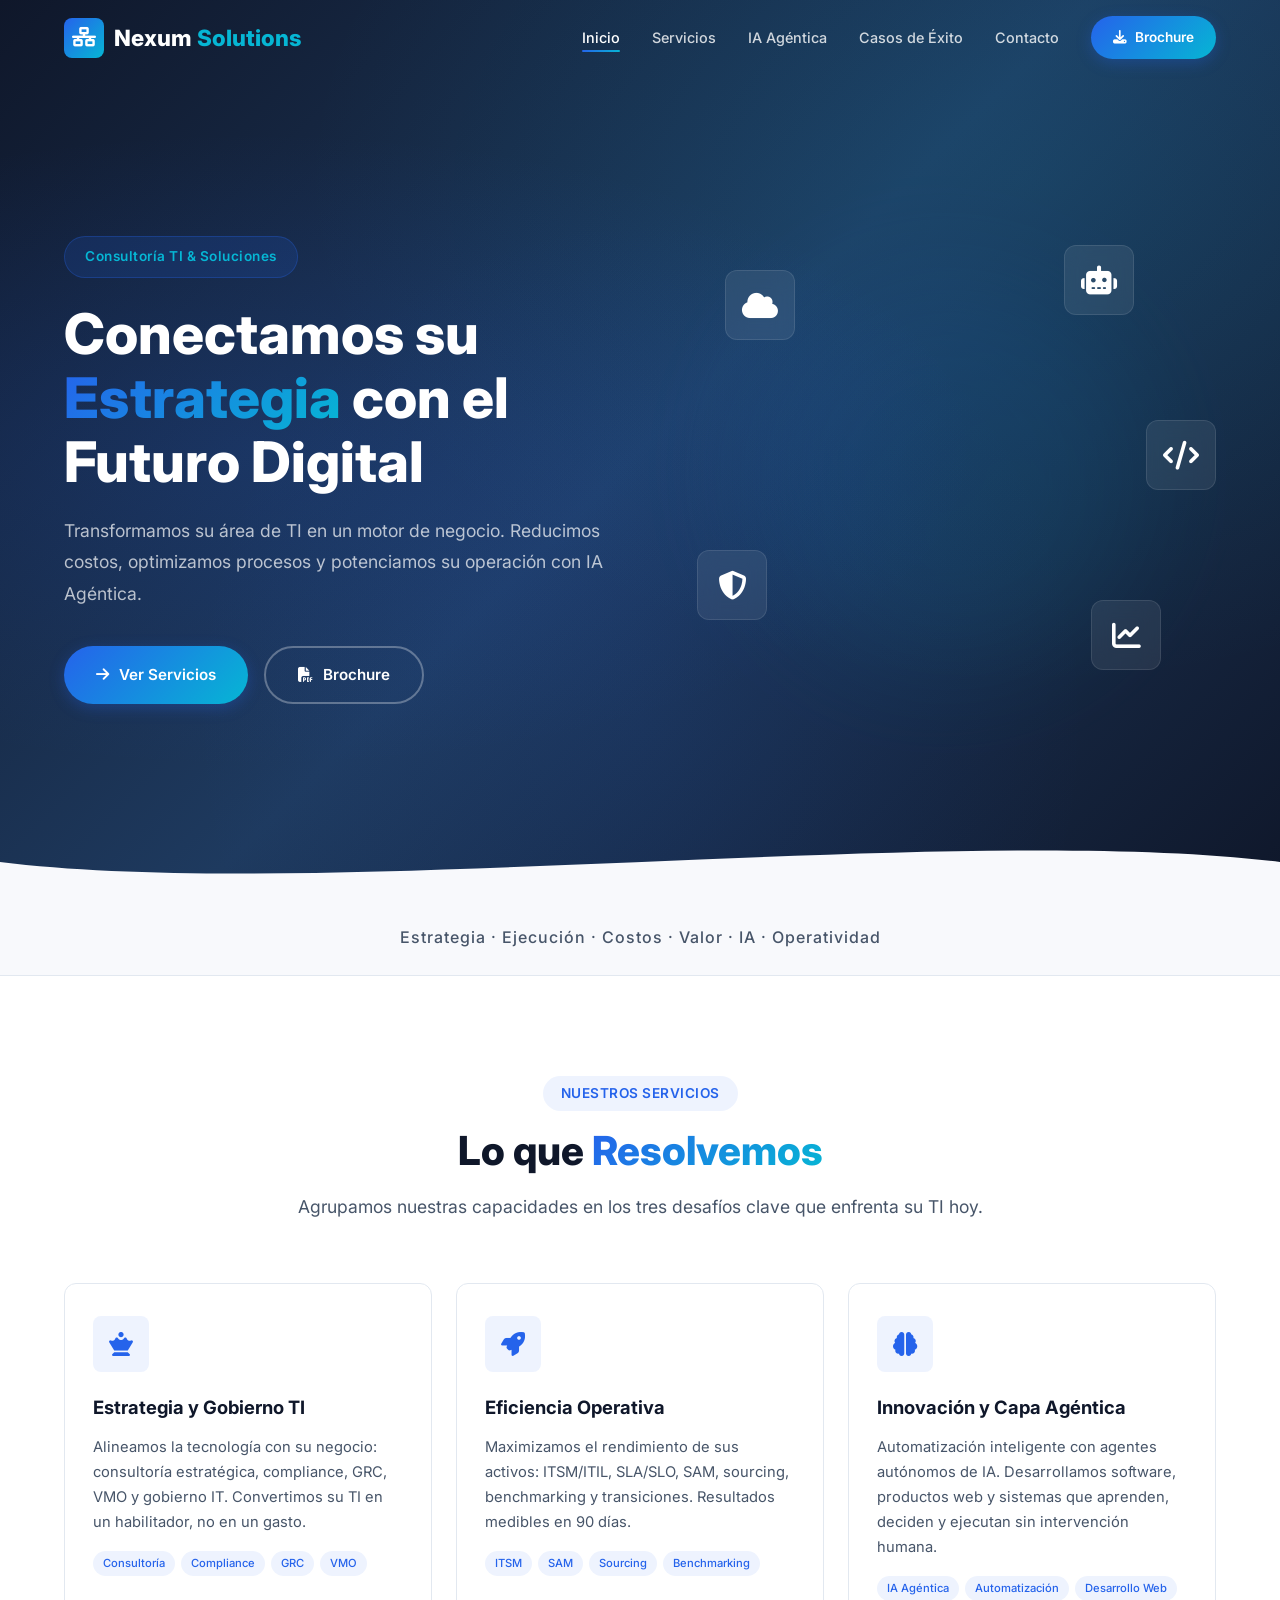
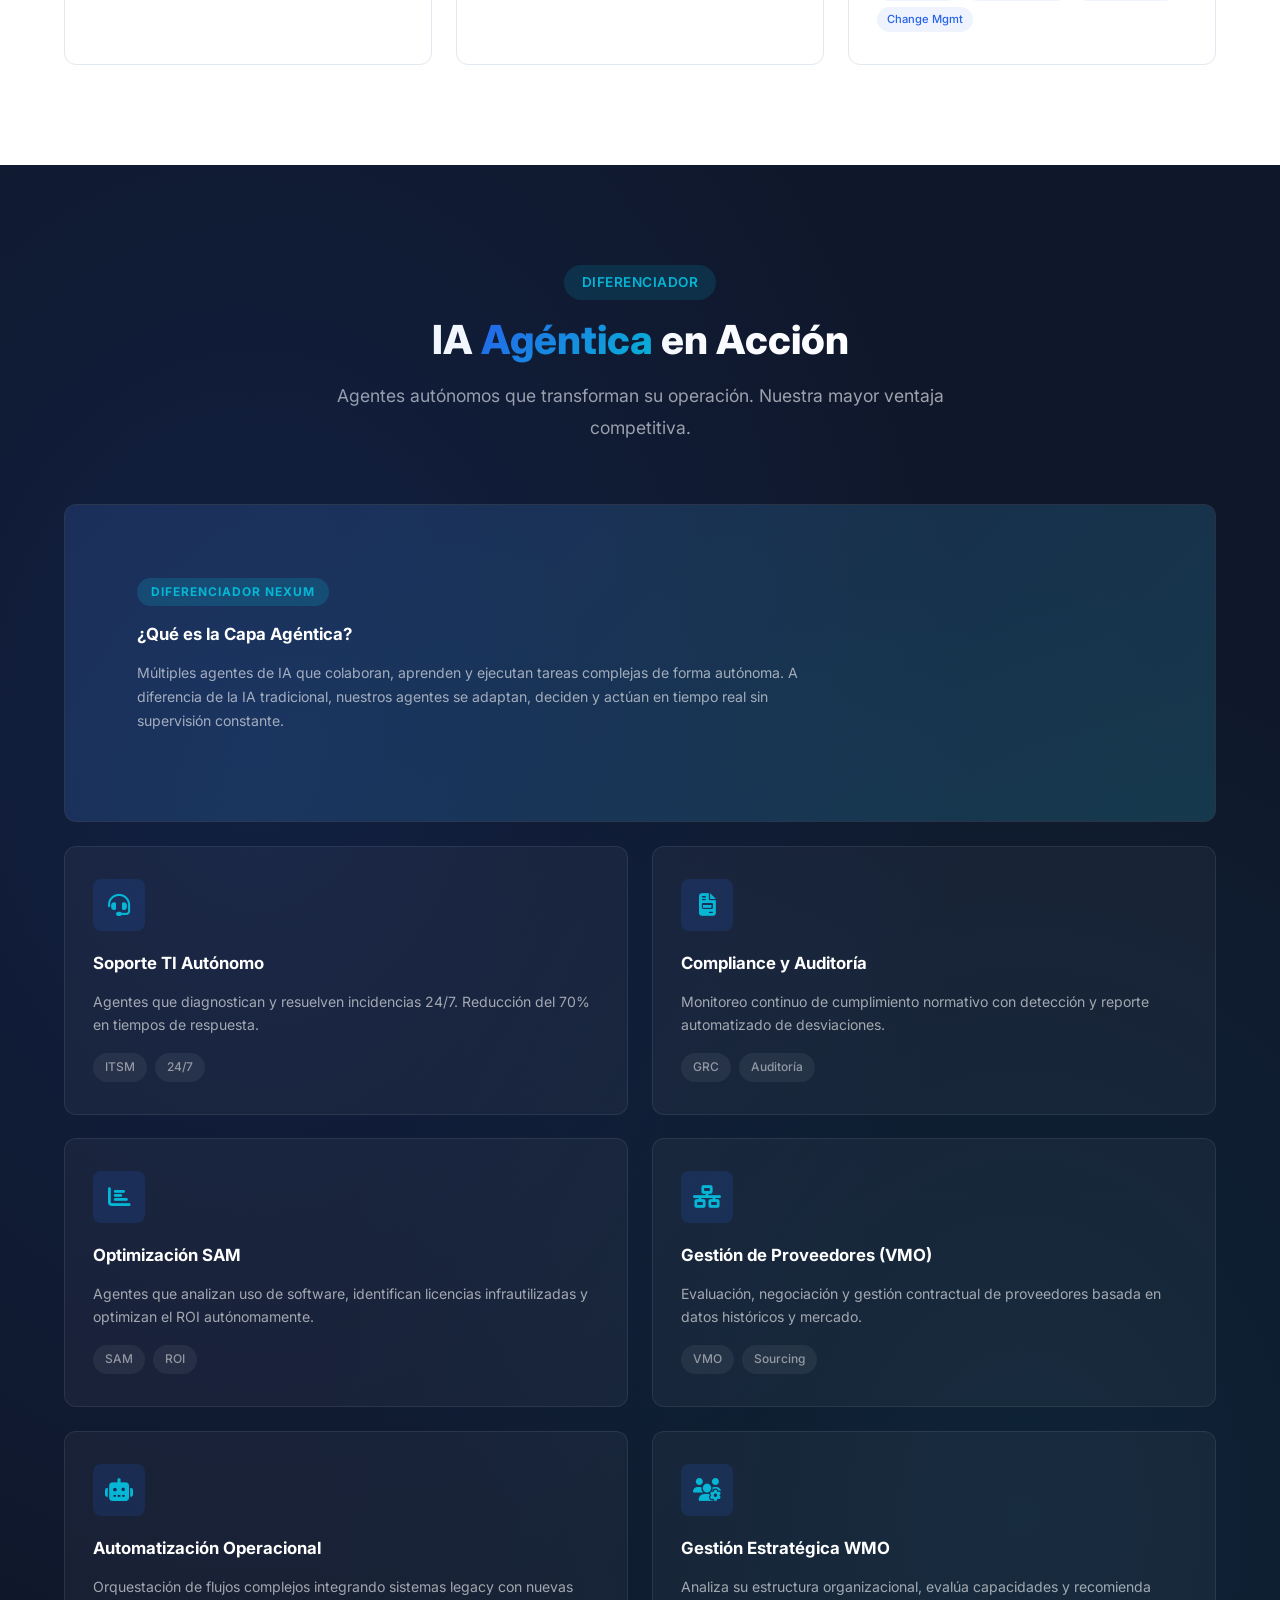
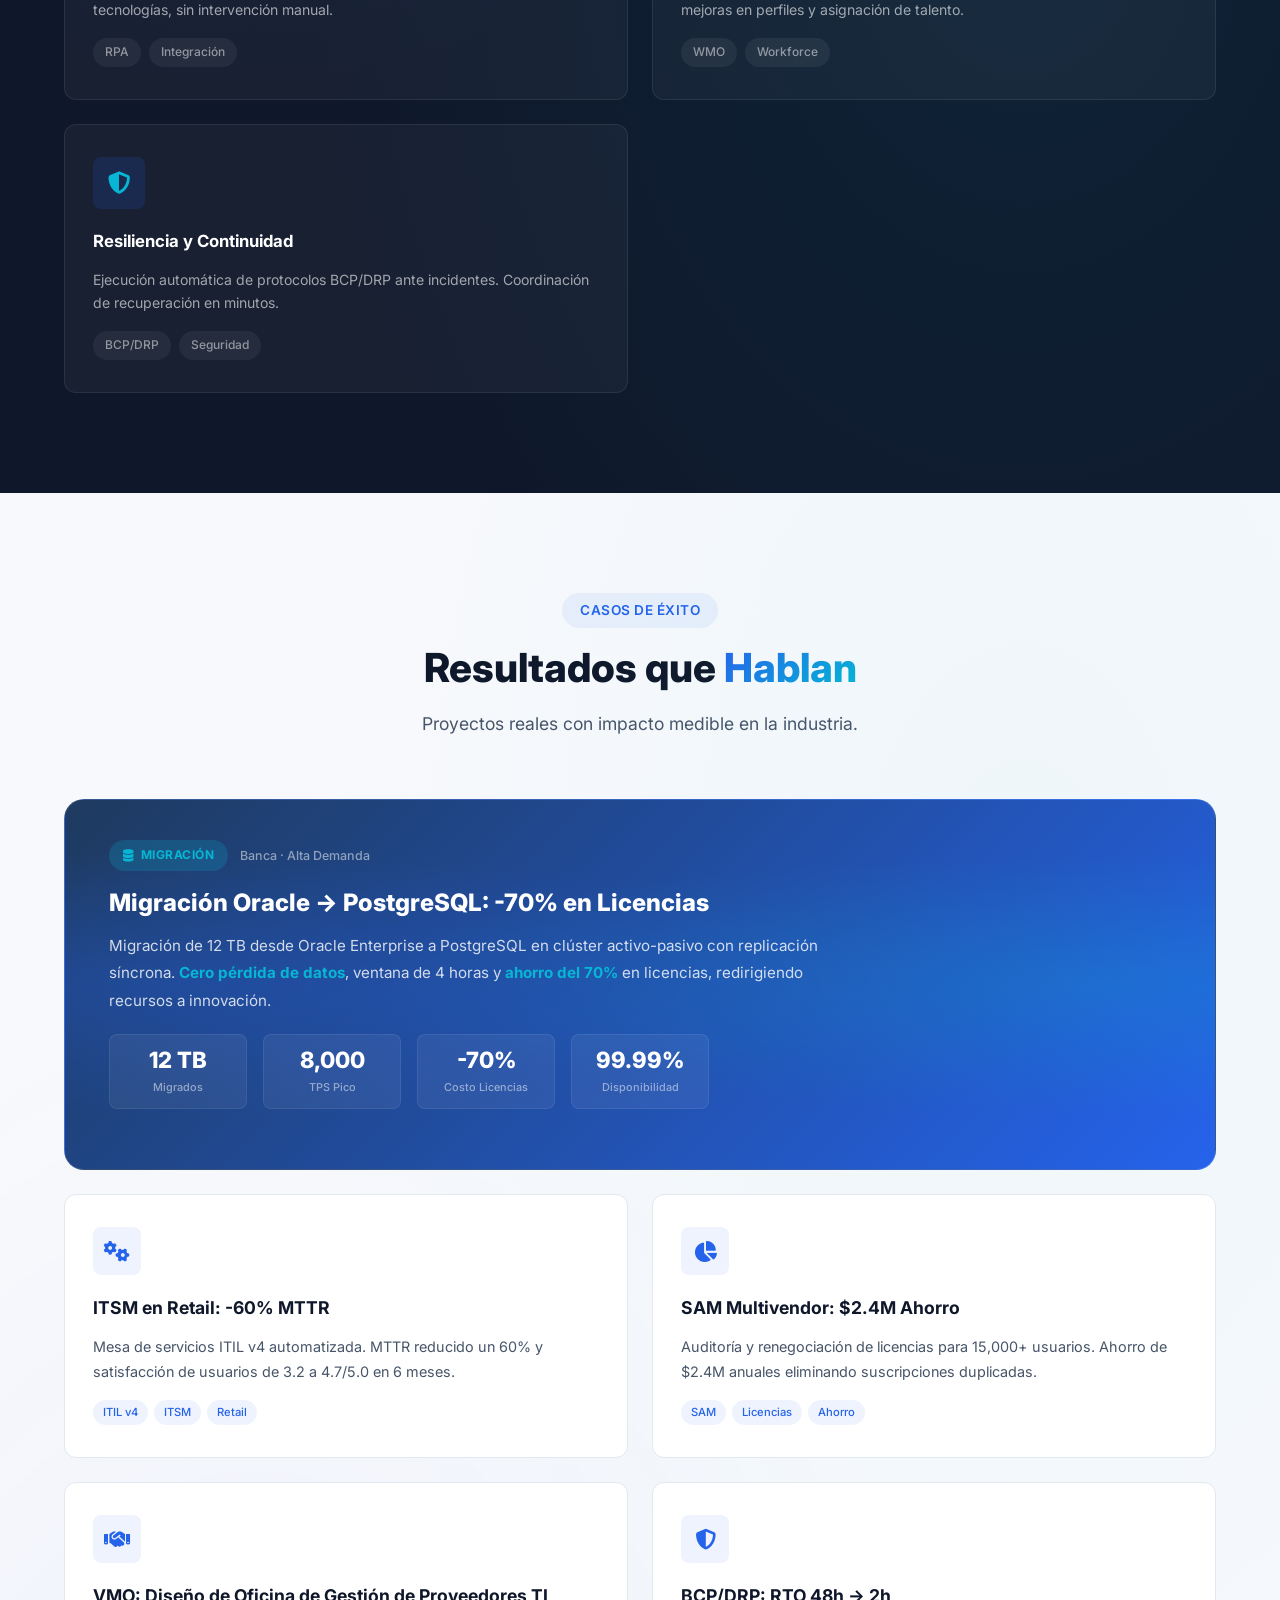
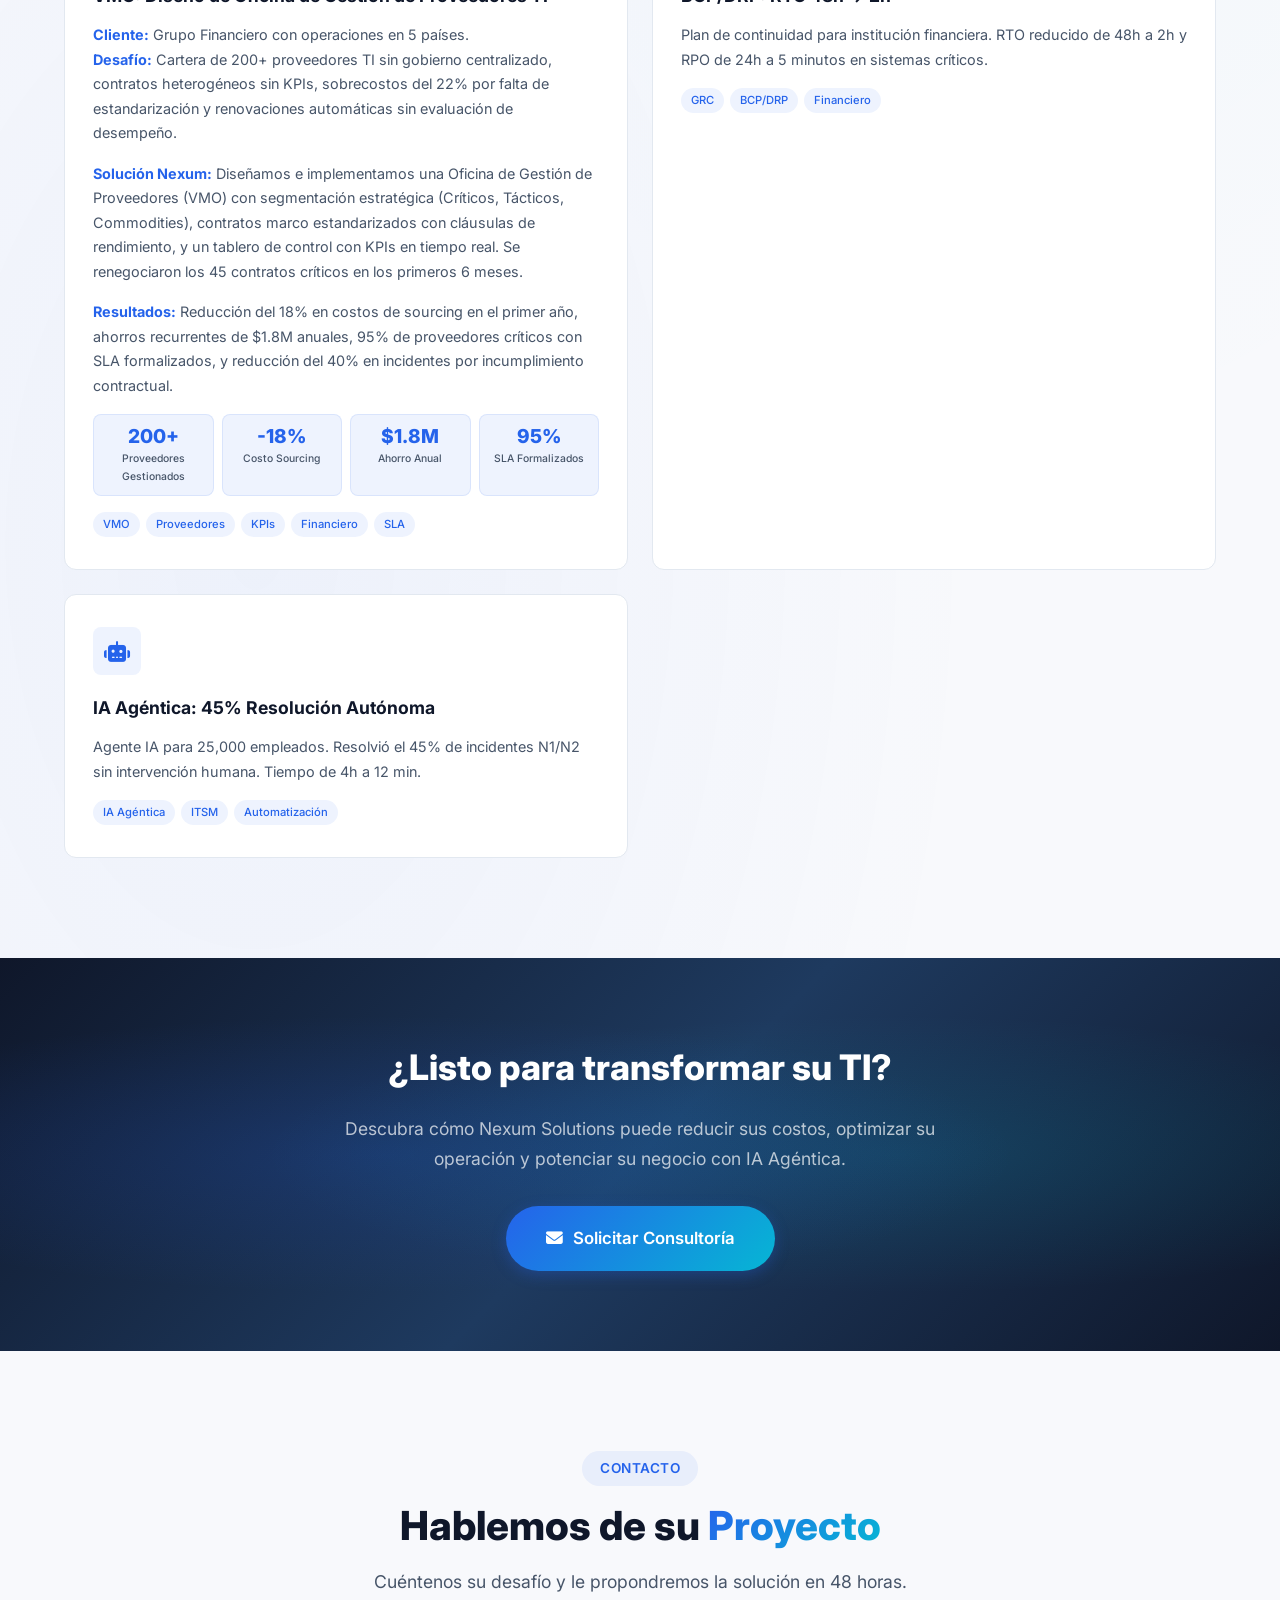
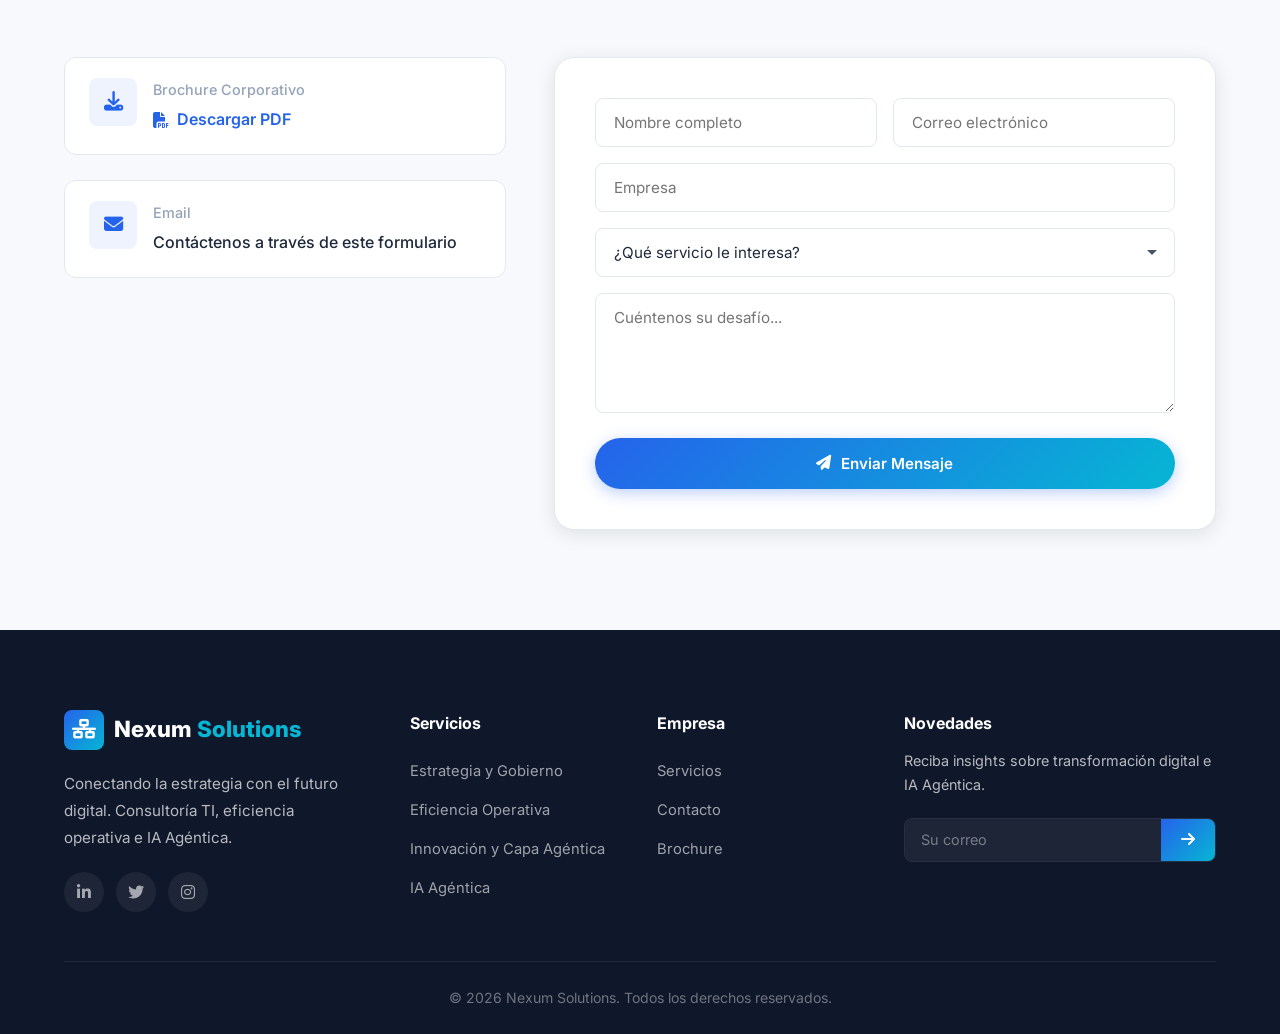
<file: index.html>
<!DOCTYPE html>
<html lang="es">
<head>
    <meta charset="UTF-8">
    <meta name="viewport" content="width=device-width, initial-scale=1.0">
    <title>Nexum Solutions - Consultoría TI & Soluciones</title>
    <meta name="description" content="Nexum Solutions - Conectamos la estrategia con el futuro digital. Consultoría TI, Gobierno IT, Eficiencia Operativa, IA Agéntica.">
    <link rel="preconnect" href="https://fonts.googleapis.com">
    <link href="https://fonts.googleapis.com/css2?family=Inter:wght@300;400;500;600;700;800&display=swap" rel="stylesheet">
    <link rel="stylesheet" href="https://cdnjs.cloudflare.com/ajax/libs/font-awesome/6.5.1/css/all.min.css">
    <link rel="stylesheet" href="styles.css">
</head>
<body>
    <!-- NAVBAR -->
    <nav class="navbar" id="navbar">
        <div class="container nav-container">
            <a href="#" class="logo">
                <span class="logo-icon"><i class="fas fa-network-wired"></i></span>
                <span class="logo-text">Nexum <span class="logo-highlight">Solutions</span></span>
            </a>
            <div class="nav-toggle" id="navToggle">
                <span></span><span></span><span></span>
            </div>
            <ul class="nav-menu" id="navMenu">
                <li><a href="#inicio" class="nav-link active">Inicio</a></li>
                <li><a href="#servicios" class="nav-link">Servicios</a></li>
                <li><a href="#ia-agentica" class="nav-link">IA Agéntica</a></li>
                <li><a href="#casos-exito" class="nav-link">Casos de Éxito</a></li>
                <li><a href="#contacto" class="nav-link">Contacto</a></li>
                <li><a href="#" class="btn-nav" id="downloadBtn"><i class="fas fa-download"></i> Brochure</a></li>
            </ul>
        </div>
    </nav>

    <!-- HERO -->
    <section class="hero" id="inicio">
        <div class="hero-bg"></div>
        <div class="container hero-container">
            <div class="hero-content">
                <span class="hero-badge">Consultoría TI & Soluciones</span>
                <h1 class="hero-title">Conectamos su <span class="gradient-text">Estrategia</span> con el Futuro Digital</h1>
                <p class="hero-subtitle">Transformamos su área de TI en un motor de negocio. Reducimos costos, optimizamos procesos y potenciamos su operación con IA Agéntica.</p>
                <div class="hero-buttons">
                    <a href="#servicios" class="btn btn-primary"><i class="fas fa-arrow-right"></i> Ver Servicios</a>
                    <a href="#" class="btn btn-outline" id="downloadBtn2"><i class="fas fa-file-pdf"></i> Brochure</a>
                </div>
            </div>
            <div class="hero-visual">
                <div class="hero-shape"></div>
                <div class="floating-card card-1"><i class="fas fa-cloud"></i></div>
                <div class="floating-card card-2"><i class="fas fa-robot"></i></div>
                <div class="floating-card card-3"><i class="fas fa-shield-halved"></i></div>
                <div class="floating-card card-4"><i class="fas fa-chart-line"></i></div>
                <div class="floating-card card-5"><i class="fas fa-code"></i></div>
            </div>
        </div>
        <div class="hero-wave">
            <svg viewBox="0 0 1440 100" preserveAspectRatio="none">
                <path d="M0,50 C360,100 1080,0 1440,50 L1440,100 L0,100 Z"></path>
            </svg>
        </div>
    </section>

    <!-- TRUST BAR -->
    <section class="trust-bar">
        <div class="container">
            <p class="trust-text">Estrategia · Ejecución · Costos · Valor · IA · Operatividad</p>
        </div>
    </section>

    <!-- SERVICIOS - RESUMIDO -->
    <section class="servicios" id="servicios">
        <div class="container">
            <div class="section-header">
                <span class="section-tag">Nuestros Servicios</span>
                <h2 class="section-title">Lo que <span class="gradient-text">Resolvemos</span></h2>
                <p class="section-desc">Agrupamos nuestras capacidades en los tres desafíos clave que enfrenta su TI hoy.</p>
            </div>

            <div class="servicios-grid">
                <!-- I. Estrategia y Gobierno -->
                <div class="servicio-card" data-delay="0">
                    <div class="card-icon"><i class="fas fa-chess-queen"></i></div>
                    <h3>Estrategia y Gobierno TI</h3>
                    <p>Alineamos la tecnología con su negocio: consultoría estratégica, compliance, GRC, VMO y gobierno IT. Convertimos su TI en un habilitador, no en un gasto.</p>
                    <div class="card-tags">
                        <span>Consultoría</span>
                        <span>Compliance</span>
                        <span>GRC</span>
                        <span>VMO</span>
                    </div>
                </div>

                <!-- II. Eficiencia Operativa -->
                <div class="servicio-card" data-delay="1">
                    <div class="card-icon"><i class="fas fa-rocket"></i></div>
                    <h3>Eficiencia Operativa</h3>
                    <p>Maximizamos el rendimiento de sus activos: ITSM/ITIL, SLA/SLO, SAM, sourcing, benchmarking y transiciones. Resultados medibles en 90 días.</p>
                    <div class="card-tags">
                        <span>ITSM</span>
                        <span>SAM</span>
                        <span>Sourcing</span>
                        <span>Benchmarking</span>
                    </div>
                </div>

                <!-- III. Innovación y Capa Agéntica -->
                <div class="servicio-card" data-delay="2">
                    <div class="card-icon"><i class="fas fa-brain"></i></div>
                    <h3>Innovación y Capa Agéntica</h3>
                    <p>Automatización inteligente con agentes autónomos de IA. Desarrollamos software, productos web y sistemas que aprenden, deciden y ejecutan sin intervención humana.</p>
                    <div class="card-tags">
                        <span>IA Agéntica</span>
                        <span>Automatización</span>
                        <span>Desarrollo Web</span>
                        <span>Change Mgmt</span>
                    </div>
                </div>
            </div>
        </div>
    </section>

    <!-- IA AGÉNTICA - RESUMIDO -->
    <section class="ia-agentica" id="ia-agentica">
        <div class="container">
            <div class="section-header">
                <span class="section-tag">Diferenciador</span>
                <h2 class="section-title">IA <span class="gradient-text">Agéntica</span> en Acción</h2>
                <p class="section-desc">Agentes autónomos que transforman su operación. Nuestra mayor ventaja competitiva.</p>
            </div>

            <div class="ia-grid">
                <div class="ia-card ia-card-main">
                    <div class="ia-card-bg"></div>
                    <div class="ia-card-content">
                        <span class="ia-badge">Diferenciador Nexum</span>
                        <h3>¿Qué es la Capa Agéntica?</h3>
                        <p>Múltiples agentes de IA que colaboran, aprenden y ejecutan tareas complejas de forma autónoma. A diferencia de la IA tradicional, nuestros agentes se adaptan, deciden y actúan en tiempo real sin supervisión constante.</p>
                    </div>
                </div>

                <div class="ia-card">
                    <div class="ia-icon"><i class="fas fa-headset"></i></div>
                    <h3>Soporte TI Autónomo</h3>
                    <p>Agentes que diagnostican y resuelven incidencias 24/7. Reducción del 70% en tiempos de respuesta.</p>
                    <div class="ia-tags"><span>ITSM</span><span>24/7</span></div>
                </div>

                <div class="ia-card">
                    <div class="ia-icon"><i class="fas fa-file-invoice"></i></div>
                    <h3>Compliance y Auditoría</h3>
                    <p>Monitoreo continuo de cumplimiento normativo con detección y reporte automatizado de desviaciones.</p>
                    <div class="ia-tags"><span>GRC</span><span>Auditoría</span></div>
                </div>

                <div class="ia-card">
                    <div class="ia-icon"><i class="fas fa-chart-bar"></i></div>
                    <h3>Optimización SAM</h3>
                    <p>Agentes que analizan uso de software, identifican licencias infrautilizadas y optimizan el ROI autónomamente.</p>
                    <div class="ia-tags"><span>SAM</span><span>ROI</span></div>
                </div>

                <div class="ia-card">
                    <div class="ia-icon"><i class="fas fa-network-wired"></i></div>
                    <h3>Gestión de Proveedores (VMO)</h3>
                    <p>Evaluación, negociación y gestión contractual de proveedores basada en datos históricos y mercado.</p>
                    <div class="ia-tags"><span>VMO</span><span>Sourcing</span></div>
                </div>

                <div class="ia-card">
                    <div class="ia-icon"><i class="fas fa-robot"></i></div>
                    <h3>Automatización Operacional</h3>
                    <p>Orquestación de flujos complejos integrando sistemas legacy con nuevas tecnologías, sin intervención manual.</p>
                    <div class="ia-tags"><span>RPA</span><span>Integración</span></div>
                </div>

                <div class="ia-card">
                    <div class="ia-icon"><i class="fas fa-users-cog"></i></div>
                    <h3>Gestión Estratégica WMO</h3>
                    <p>Analiza su estructura organizacional, evalúa capacidades y recomienda mejoras en perfiles y asignación de talento.</p>
                    <div class="ia-tags"><span>WMO</span><span>Workforce</span></div>
                </div>

                <div class="ia-card">
                    <div class="ia-icon"><i class="fas fa-shield-alt"></i></div>
                    <h3>Resiliencia y Continuidad</h3>
                    <p>Ejecución automática de protocolos BCP/DRP ante incidentes. Coordinación de recuperación en minutos.</p>
                    <div class="ia-tags"><span>BCP/DRP</span><span>Seguridad</span></div>
                </div>
            </div>
        </div>
    </section>

    <!-- CASOS DE ÉXITO - RESUMIDO -->
    <section class="casos-exito" id="casos-exito">
        <div class="container">
            <div class="section-header">
                <span class="section-tag">Casos de Éxito</span>
                <h2 class="section-title">Resultados que <span class="gradient-text">Hablan</span></h2>
                <p class="section-desc">Proyectos reales con impacto medible en la industria.</p>
            </div>

            <div class="casos-grid">
                <!-- Featured: Oracle → PostgreSQL -->
                <div class="caso-card caso-featured" data-delay="0">
                    <div class="caso-card-bg"></div>
                    <div class="caso-content">
                        <div class="caso-header">
                            <span class="caso-badge caso-badge-migration"><i class="fas fa-database"></i> Migración</span>
                            <span class="caso-industry">Banca · Alta Demanda</span>
                        </div>
                        <h3>Migración Oracle → PostgreSQL: -70% en Licencias</h3>
                        <p class="caso-desc">Migración de 12 TB desde Oracle Enterprise a PostgreSQL en clúster activo-pasivo con replicación síncrona. <strong>Cero pérdida de datos</strong>, ventana de 4 horas y <strong>ahorro del 70%</strong> en licencias, redirigiendo recursos a innovación.</p>
                        <div class="caso-metrics">
                            <div class="caso-metric">
                                <span class="caso-metric-value">12 TB</span>
                                <span class="caso-metric-label">Migrados</span>
                            </div>
                            <div class="caso-metric">
                                <span class="caso-metric-value">8,000</span>
                                <span class="caso-metric-label">TPS Pico</span>
                            </div>
                            <div class="caso-metric">
                                <span class="caso-metric-value">-70%</span>
                                <span class="caso-metric-label">Costo Licencias</span>
                            </div>
                            <div class="caso-metric">
                                <span class="caso-metric-value">99.99%</span>
                                <span class="caso-metric-label">Disponibilidad</span>
                            </div>
                        </div>
                    </div>
                </div>

                <div class="caso-card" data-delay="1">
                    <div class="caso-icon-wrapper"><i class="fas fa-cogs"></i></div>
                    <h3>ITSM en Retail: -60% MTTR</h3>
                    <p>Mesa de servicios ITIL v4 automatizada. MTTR reducido un 60% y satisfacción de usuarios de 3.2 a 4.7/5.0 en 6 meses.</p>
                    <div class="caso-tags"><span>ITIL v4</span><span>ITSM</span><span>Retail</span></div>
                </div>

                <div class="caso-card" data-delay="2">
                    <div class="caso-icon-wrapper"><i class="fas fa-chart-pie"></i></div>
                    <h3>SAM Multivendor: $2.4M Ahorro</h3>
                    <p>Auditoría y renegociación de licencias para 15,000+ usuarios. Ahorro de $2.4M anuales eliminando suscripciones duplicadas.</p>
                    <div class="caso-tags"><span>SAM</span><span>Licencias</span><span>Ahorro</span></div>
                </div>

                <div class="caso-card caso-card-vmo" data-delay="3">
                    <div class="caso-icon-wrapper"><i class="fas fa-handshake"></i></div>
                    <h3>VMO: Diseño de Oficina de Gestión de Proveedores TI</h3>
                    <p><strong>Cliente:</strong> Grupo Financiero con operaciones en 5 países.<br>
                    <strong>Desafío:</strong> Cartera de 200+ proveedores TI sin gobierno centralizado, contratos heterogéneos sin KPIs, sobrecostos del 22% por falta de estandarización y renovaciones automáticas sin evaluación de desempeño.</p>
                    <p><strong>Solución Nexum:</strong> Diseñamos e implementamos una Oficina de Gestión de Proveedores (VMO) con segmentación estratégica (Críticos, Tácticos, Commodities), contratos marco estandarizados con cláusulas de rendimiento, y un tablero de control con KPIs en tiempo real. Se renegociaron los 45 contratos críticos en los primeros 6 meses.</p>
                    <p><strong>Resultados:</strong> Reducción del 18% en costos de sourcing en el primer año, ahorros recurrentes de $1.8M anuales, 95% de proveedores críticos con SLA formalizados, y reducción del 40% en incidentes por incumplimiento contractual.</p>
                    <div class="caso-metrics-vmo">
                        <div class="caso-metric-vmo">
                            <span class="caso-metric-value">200+</span>
                            <span class="caso-metric-label">Proveedores Gestionados</span>
                        </div>
                        <div class="caso-metric-vmo">
                            <span class="caso-metric-value">-18%</span>
                            <span class="caso-metric-label">Costo Sourcing</span>
                        </div>
                        <div class="caso-metric-vmo">
                            <span class="caso-metric-value">$1.8M</span>
                            <span class="caso-metric-label">Ahorro Anual</span>
                        </div>
                        <div class="caso-metric-vmo">
                            <span class="caso-metric-value">95%</span>
                            <span class="caso-metric-label">SLA Formalizados</span>
                        </div>
                    </div>
                    <div class="caso-tags"><span>VMO</span><span>Proveedores</span><span>KPIs</span><span>Financiero</span><span>SLA</span></div>
                </div>

                <div class="caso-card" data-delay="4">
                    <div class="caso-icon-wrapper"><i class="fas fa-shield-alt"></i></div>
                    <h3>BCP/DRP: RTO 48h → 2h</h3>
                    <p>Plan de continuidad para institución financiera. RTO reducido de 48h a 2h y RPO de 24h a 5 minutos en sistemas críticos.</p>
                    <div class="caso-tags"><span>GRC</span><span>BCP/DRP</span><span>Financiero</span></div>
                </div>

                <div class="caso-card" data-delay="5">
                    <div class="caso-icon-wrapper"><i class="fas fa-robot"></i></div>
                    <h3>IA Agéntica: 45% Resolución Autónoma</h3>
                    <p>Agente IA para 25,000 empleados. Resolvió el 45% de incidentes N1/N2 sin intervención humana. Tiempo de 4h a 12 min.</p>
                    <div class="caso-tags"><span>IA Agéntica</span><span>ITSM</span><span>Automatización</span></div>
                </div>
            </div>
        </div>
    </section>

    <!-- CTA -->
    <section class="cta">
        <div class="container">
            <div class="cta-content">
                <h2>¿Listo para transformar su TI?</h2>
                <p>Descubra cómo Nexum Solutions puede reducir sus costos, optimizar su operación y potenciar su negocio con IA Agéntica.</p>
                <a href="#contacto" class="btn btn-primary btn-large"><i class="fas fa-envelope"></i> Solicitar Consultoría</a>
            </div>
        </div>
    </section>

    <!-- CONTACTO -->
    <section class="contacto" id="contacto">
        <div class="container">
            <div class="section-header">
                <span class="section-tag">Contacto</span>
                <h2 class="section-title">Hablemos de su <span class="gradient-text">Proyecto</span></h2>
                <p class="section-desc">Cuéntenos su desafío y le propondremos la solución en 48 horas.</p>
            </div>

            <div class="contacto-grid">
                <div class="contacto-info">
                    <div class="contact-item">
                        <div class="contact-icon"><i class="fas fa-download"></i></div>
                        <div>
                            <h4>Brochure Corporativo</h4>
                            <a href="#" class="download-link" id="downloadBtn3"><i class="fas fa-file-pdf"></i> Descargar PDF</a>
                        </div>
                    </div>
                    <div class="contact-item">
                        <div class="contact-icon"><i class="fas fa-envelope"></i></div>
                        <div>
                            <h4>Email</h4>
                            <p>Contáctenos a través de este formulario</p>
                        </div>
                    </div>
                </div>

                <form class="contacto-form" id="contactForm">
                    <div class="form-row">
                        <div class="form-group">
                            <input type="text" id="name" placeholder="Nombre completo" required>
                        </div>
                        <div class="form-group">
                            <input type="email" id="email" placeholder="Correo electrónico" required>
                        </div>
                    </div>
                    <div class="form-group">
                        <input type="text" id="company" placeholder="Empresa">
                    </div>
                    <div class="form-group">
                        <select id="service">
                            <option value="">¿Qué servicio le interesa?</option>
                            <option>Estrategia y Gobierno TI</option>
                            <option>Eficiencia Operativa</option>
                            <option>Innovación y Capa Agéntica</option>
                            <option>Otro</option>
                        </select>
                    </div>
                    <div class="form-group">
                        <textarea id="message" rows="4" placeholder="Cuéntenos su desafío..." required></textarea>
                    </div>
                    <button type="submit" class="btn btn-primary btn-full"><i class="fas fa-paper-plane"></i> Enviar Mensaje</button>
                </form>
            </div>
        </div>
    </section>

    <!-- FOOTER -->
    <footer class="footer">
        <div class="container">
            <div class="footer-grid">
                <div class="footer-brand">
                    <a href="#" class="logo">
                        <span class="logo-icon"><i class="fas fa-network-wired"></i></span>
                        <span class="logo-text">Nexum <span class="logo-highlight">Solutions</span></span>
                    </a>
                    <p>Conectando la estrategia con el futuro digital. Consultoría TI, eficiencia operativa e IA Agéntica.</p>
                    <div class="social-links">
                        <a href="#" aria-label="LinkedIn"><i class="fab fa-linkedin-in"></i></a>
                        <a href="#" aria-label="Twitter"><i class="fab fa-twitter"></i></a>
                        <a href="#" aria-label="Instagram"><i class="fab fa-instagram"></i></a>
                    </div>
                </div>
                <div class="footer-links">
                    <h4>Servicios</h4>
                    <ul>
                        <li><a href="#servicios">Estrategia y Gobierno</a></li>
                        <li><a href="#servicios">Eficiencia Operativa</a></li>
                        <li><a href="#servicios">Innovación y Capa Agéntica</a></li>
                        <li><a href="#ia-agentica">IA Agéntica</a></li>
                    </ul>
                </div>
                <div class="footer-links">
                    <h4>Empresa</h4>
                    <ul>
                        <li><a href="#servicios">Servicios</a></li>
                        <li><a href="#contacto">Contacto</a></li>
                        <li><a href="#" id="downloadBtn4">Brochure</a></li>
                    </ul>
                </div>
                <div class="footer-newsletter">
                    <h4>Novedades</h4>
                    <p>Reciba insights sobre transformación digital e IA Agéntica.</p>
                    <form class="newsletter-form">
                        <input type="email" placeholder="Su correo">
                        <button type="submit"><i class="fas fa-arrow-right"></i></button>
                    </form>
                </div>
            </div>
            <div class="footer-bottom">
                <p>&copy; 2026 Nexum Solutions. Todos los derechos reservados.</p>
            </div>
        </div>
    </footer>

    <!-- BACK TO TOP -->
    <a href="#" class="back-to-top" id="backToTop"><i class="fas fa-chevron-up"></i></a>

    <script src="script.js"></script>
</body>
</html>
</file>
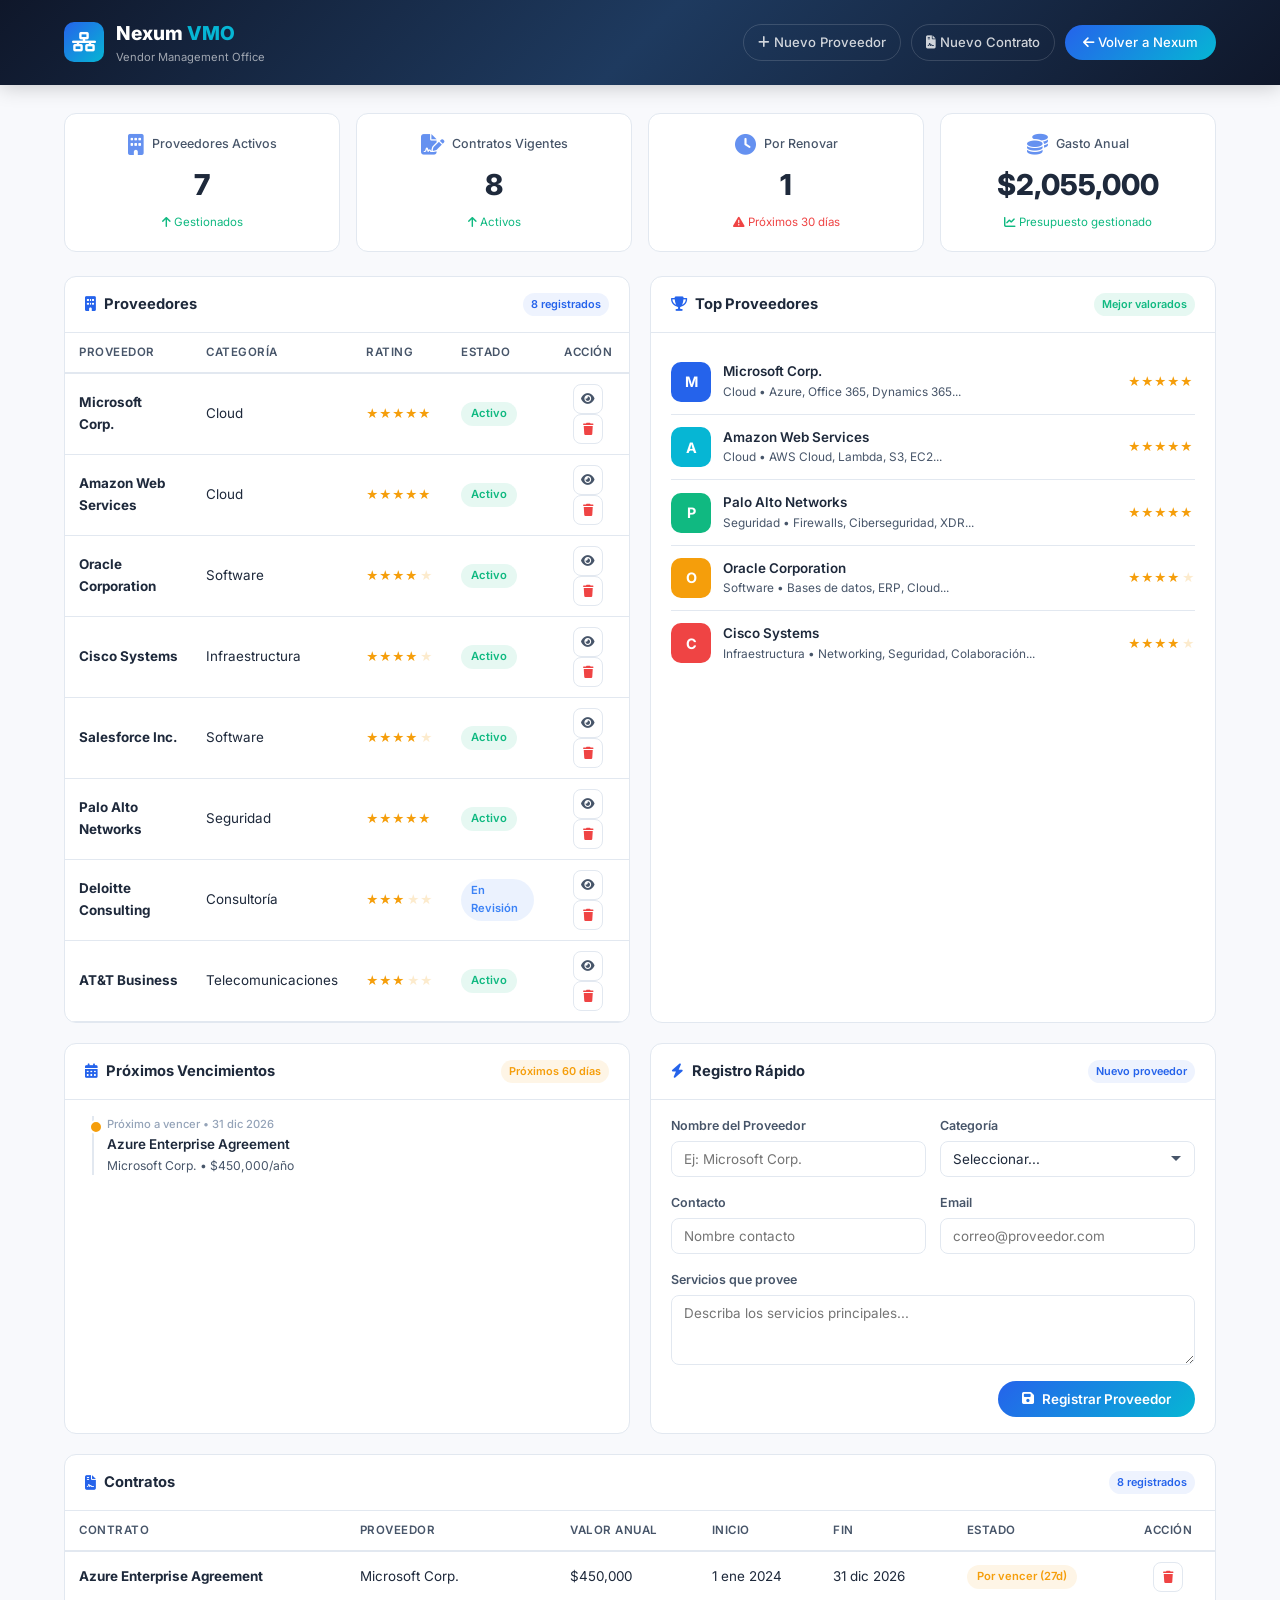
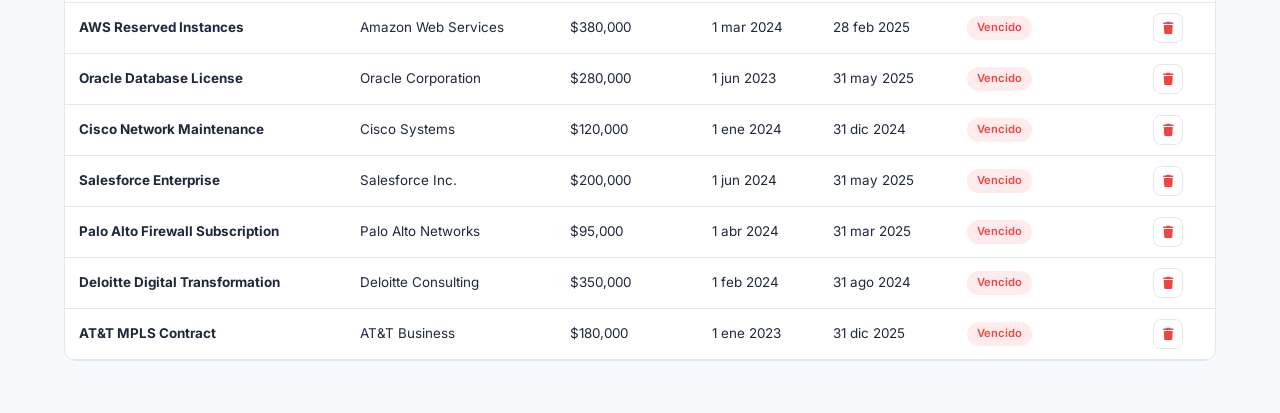
<file: vmo.html>
<!DOCTYPE html>
<html lang="es">
<head>
    <meta charset="UTF-8">
    <meta name="viewport" content="width=device-width, initial-scale=1.0">
    <title>Nexum VMO - Vendor Management Office</title>
    <meta name="description" content="Plataforma VMO de Nexum Solutions - Gestión Estratégica de Proveedores TI">
    <link rel="preconnect" href="https://fonts.googleapis.com">
    <link href="https://fonts.googleapis.com/css2?family=Inter:wght@300;400;500;600;700;800&display=swap" rel="stylesheet">
    <link rel="stylesheet" href="https://cdnjs.cloudflare.com/ajax/libs/font-awesome/6.5.1/css/all.min.css">
    <style>
        /* ===== CSS VARIABLES ===== */
        :root {
            --primary: #2563eb;
            --primary-dark: #1d4ed8;
            --primary-light: #3b82f6;
            --primary-bg: rgba(37, 99, 235, 0.08);
            --secondary: #0f172a;
            --accent: #06b6d4;
            --gradient-1: linear-gradient(135deg, #2563eb, #06b6d4);
            --gradient-2: linear-gradient(135deg, #1e3a5f, #2563eb);
            --gradient-hero: linear-gradient(135deg, #0f172a 0%, #1e3a5f 50%, #0f172a 100%);
            --text-primary: #1e293b;
            --text-secondary: #475569;
            --text-light: #94a3b8;
            --bg-white: #ffffff;
            --bg-light: #f8f9fc;
            --bg-dark: #0f172a;
            --border: #e2e8f0;
            --shadow-sm: 0 1px 3px rgba(0,0,0,0.08);
            --shadow-md: 0 4px 20px rgba(0,0,0,0.1);
            --shadow-lg: 0 10px 40px rgba(0,0,0,0.12);
            --radius-sm: 8px;
            --radius-md: 12px;
            --radius-lg: 20px;
            --transition: all 0.3s cubic-bezier(0.4, 0, 0.2, 1);
            --font: 'Inter', -apple-system, BlinkMacSystemFont, sans-serif;
            --success: #10b981;
            --warning: #f59e0b;
            --danger: #ef4444;
            --info: #3b82f6;
        }

        @media (prefers-color-scheme: dark) {
            :root {
                --primary: #3b82f6;
                --primary-bg: rgba(59, 130, 246, 0.12);
                --secondary: #f1f5f9;
                --accent: #22d3ee;
                --gradient-1: linear-gradient(135deg, #3b82f6, #22d3ee);
                --gradient-2: linear-gradient(135deg, #1e293b, #3b82f6);
                --gradient-hero: linear-gradient(135deg, #020617 0%, #0f172a 50%, #020617 100%);
                --text-primary: #f1f5f9;
                --text-secondary: #94a3b8;
                --text-light: #64748b;
                --bg-white: #0f172a;
                --bg-light: #1e293b;
                --bg-dark: #020617;
                --border: #334155;
                --shadow-sm: 0 1px 3px rgba(0,0,0,0.3);
                --shadow-md: 0 4px 20px rgba(0,0,0,0.4);
                --shadow-lg: 0 10px 40px rgba(0,0,0,0.5);
            }
        }

        * { margin: 0; padding: 0; box-sizing: border-box; }
        html { scroll-behavior: smooth; }
        body {
            font-family: var(--font);
            color: var(--text-primary);
            background: var(--bg-light);
            line-height: 1.6;
            -webkit-font-smoothing: antialiased;
        }
        a { text-decoration: none; color: inherit; transition: var(--transition); }
        ul { list-style: none; }
        .container { max-width: 1200px; margin: 0 auto; padding: 0 24px; }

        /* ===== HEADER ===== */
        .vmo-header {
            background: var(--gradient-hero);
            padding: 18px 0;
            position: sticky;
            top: 0;
            z-index: 100;
            box-shadow: 0 2px 20px rgba(0,0,0,0.2);
        }
        .vmo-header .container {
            display: flex;
            align-items: center;
            justify-content: space-between;
            flex-wrap: wrap;
            gap: 14px;
        }
        .vmo-logo {
            display: flex;
            align-items: center;
            gap: 12px;
            color: white;
        }
        .vmo-logo-icon {
            width: 40px;
            height: 40px;
            background: var(--gradient-1);
            border-radius: 10px;
            display: flex;
            align-items: center;
            justify-content: center;
            font-size: 1.2rem;
            overflow: hidden;
        }

        .vmo-logo-text { font-size: 1.2rem; font-weight: 800; }
        .vmo-logo-text span { color: var(--accent); }
        .vmo-logo-sub { font-size: 0.7rem; opacity: 0.6; display: block; font-weight: 400; }

        .vmo-header-actions {
            display: flex;
            align-items: center;
            gap: 10px;
            flex-wrap: wrap;
        }
        .vmo-header-actions a {
            color: rgba(255,255,255,0.8);
            font-size: 0.82rem;
            font-weight: 500;
            padding: 7px 14px;
            border-radius: 50px;
            border: 1px solid rgba(255,255,255,0.15);
            transition: var(--transition);
        }
        .vmo-header-actions a:hover {
            background: rgba(255,255,255,0.1);
            color: white;
        }
        .vmo-header-actions .btn-primary-small {
            background: var(--gradient-1);
            border: none;
            color: white;
            padding: 7px 18px;
        }

        /* ===== DASHBOARD ===== */
        .dashboard { padding: 28px 0; }

        /* Stats Cards */
        .stats-row {
            display: grid;
            grid-template-columns: repeat(4, 1fr);
            gap: 16px;
            margin-bottom: 24px;
        }
        .stat-card {
            background: var(--bg-white);
            border-radius: var(--radius-md);
            padding: 20px;
            border: 1px solid var(--border);
            transition: var(--transition);
            text-align: center;
        }
        .stat-card:hover { box-shadow: var(--shadow-md); transform: translateY(-2px); }
        .stat-card-header {
            display: flex;
            align-items: center;
            justify-content: center;
            gap: 8px;
            margin-bottom: 8px;
        }
        .stat-card-header i {
            font-size: 1.3rem;
            color: var(--primary);
            opacity: 0.7;
        }
        .stat-card-label {
            font-size: 0.78rem;
            color: var(--text-secondary);
            font-weight: 500;
        }
        .stat-card-number {
            font-size: 1.8rem;
            font-weight: 800;
            color: var(--text-primary);
        }
        .stat-card-change {
            font-size: 0.72rem;
            margin-top: 4px;
        }
        .stat-card-change.up { color: var(--success); }
        .stat-card-change.down { color: var(--danger); }

        /* ===== MAIN GRID ===== */
        .main-grid {
            display: grid;
            grid-template-columns: 1fr 1fr;
            gap: 20px;
            margin-bottom: 20px;
        }

        .card {
            background: var(--bg-white);
            border-radius: var(--radius-md);
            border: 1px solid var(--border);
            overflow: hidden;
        }
        .card-header {
            padding: 16px 20px;
            border-bottom: 1px solid var(--border);
            display: flex;
            align-items: center;
            justify-content: space-between;
        }
        .card-header h3 {
            font-size: 0.92rem;
            font-weight: 700;
            color: var(--text-primary);
            display: flex;
            align-items: center;
            gap: 8px;
        }
        .card-header h3 i { color: var(--primary); font-size: 0.9rem; }
        .card-header .badge {
            font-size: 0.68rem;
            padding: 3px 8px;
            border-radius: 50px;
            font-weight: 600;
        }
        .badge-primary { background: var(--primary-bg); color: var(--primary); }
        .badge-success { background: rgba(16,185,129,0.1); color: var(--success); }
        .badge-warning { background: rgba(245,158,11,0.1); color: var(--warning); }
        .badge-danger { background: rgba(239,68,68,0.1); color: var(--danger); }

        .card-body { padding: 16px 20px; }

        /* ===== TABLE ===== */
        .table-responsive {
            overflow-x: auto;
            -webkit-overflow-scrolling: touch;
        }
        table {
            width: 100%;
            border-collapse: collapse;
            font-size: 0.84rem;
        }
        thead th {
            text-align: left;
            padding: 10px 14px;
            font-weight: 600;
            color: var(--text-secondary);
            border-bottom: 2px solid var(--border);
            font-size: 0.72rem;
            text-transform: uppercase;
            letter-spacing: 0.5px;
            white-space: nowrap;
        }
        tbody td {
            padding: 10px 14px;
            border-bottom: 1px solid var(--border);
            color: var(--text-primary);
        }
        tbody tr:hover { background: var(--bg-light); }
        .status {
            display: inline-flex;
            align-items: center;
            gap: 5px;
            padding: 3px 10px;
            border-radius: 50px;
            font-size: 0.7rem;
            font-weight: 600;
        }
        .status.active { background: rgba(16,185,129,0.1); color: var(--success); }
        .status.pending { background: rgba(245,158,11,0.1); color: var(--warning); }
        .status.inactive { background: rgba(239,68,68,0.1); color: var(--danger); }
        .status.review { background: rgba(59,130,246,0.1); color: var(--info); }

        .rating {
            display: inline-flex;
            gap: 2px;
            color: #f59e0b;
            font-size: 0.75rem;
        }
        .rating .empty { opacity: 0.2; }

        .action-btn {
            width: 30px;
            height: 30px;
            border-radius: 8px;
            border: 1px solid var(--border);
            background: transparent;
            color: var(--text-secondary);
            cursor: pointer;
            transition: var(--transition);
            display: inline-flex;
            align-items: center;
            justify-content: center;
            font-size: 0.75rem;
        }
        .action-btn:hover {
            background: var(--primary-bg);
            color: var(--primary);
            border-color: var(--primary);
        }

        /* ===== PROVIDER LIST ===== */
        .provider-item {
            display: flex;
            align-items: center;
            gap: 12px;
            padding: 12px 0;
            border-bottom: 1px solid var(--border);
        }
        .provider-item:last-child { border-bottom: none; }
        .provider-avatar {
            width: 40px;
            height: 40px;
            border-radius: 10px;
            display: flex;
            align-items: center;
            justify-content: center;
            font-weight: 700;
            font-size: 0.9rem;
            color: white;
            flex-shrink: 0;
        }
        .provider-info { flex: 1; min-width: 0; }
        .provider-info h4 {
            font-size: 0.84rem;
            font-weight: 600;
            color: var(--text-primary);
        }
        .provider-info p {
            font-size: 0.74rem;
            color: var(--text-secondary);
        }
        .provider-value {
            font-weight: 700;
            color: var(--text-primary);
            font-size: 0.84rem;
            white-space: nowrap;
        }

        /* ===== FORM ===== */
        .form-grid {
            display: grid;
            grid-template-columns: 1fr 1fr;
            gap: 14px;
        }
        .form-group { margin-bottom: 2px; }
        .form-group label {
            display: block;
            font-size: 0.78rem;
            font-weight: 600;
            color: var(--text-secondary);
            margin-bottom: 5px;
        }
        .form-group input,
        .form-group select,
        .form-group textarea {
            width: 100%;
            padding: 9px 12px;
            border: 1.5px solid var(--border);
            border-radius: var(--radius-sm);
            font-family: var(--font);
            font-size: 0.84rem;
            color: var(--text-primary);
            background: var(--bg-white);
            transition: var(--transition);
            outline: none;
        }
        .form-group input:focus,
        .form-group select:focus,
        .form-group textarea:focus {
            border-color: var(--primary);
            box-shadow: 0 0 0 3px rgba(37,99,235,0.1);
        }
        .form-group.full { grid-column: 1 / -1; }
        .form-group textarea { resize: vertical; min-height: 70px; }
        .form-group select {
            appearance: none;
            background-image: url("data:image/svg+xml,%3Csvg xmlns='http://www.w3.org/2000/svg' width='12' height='12' viewBox='0 0 12 12'%3E%3Cpath fill='%23475569' d='M6 8L1 3h10z'/%3E%3C/svg%3E");
            background-repeat: no-repeat;
            background-position: right 12px center;
            cursor: pointer;
        }

        .btn-form {
            padding: 10px 24px;
            border-radius: 50px;
            font-weight: 600;
            font-size: 0.84rem;
            cursor: pointer;
            transition: var(--transition);
            border: none;
            font-family: var(--font);
            display: inline-flex;
            align-items: center;
            gap: 8px;
        }
        .btn-form-primary {
            background: var(--gradient-1);
            color: white;
        }
        .btn-form-primary:hover { transform: translateY(-2px); box-shadow: 0 4px 15px rgba(37,99,235,0.3); }
        .btn-form-secondary {
            background: transparent;
            color: var(--text-secondary);
            border: 1px solid var(--border);
        }
        .btn-form-secondary:hover { border-color: var(--primary); color: var(--primary); }

        .form-actions {
            display: flex;
            gap: 10px;
            justify-content: flex-end;
            margin-top: 6px;
        }

        /* ===== CONTRACT TIMELINE ===== */
        .timeline {
            position: relative;
            padding-left: 22px;
        }
        .timeline::before {
            content: '';
            position: absolute;
            left: 7px;
            top: 0;
            bottom: 0;
            width: 2px;
            background: var(--border);
        }
        .timeline-item {
            position: relative;
            padding-bottom: 18px;
        }
        .timeline-item:last-child { padding-bottom: 0; }
        .timeline-item::before {
            content: '';
            position: absolute;
            left: -18px;
            top: 4px;
            width: 10px;
            height: 10px;
            border-radius: 50%;
            background: var(--primary);
            border: 2px solid var(--bg-white);
        }
        .timeline-item.renewal::before { background: var(--success); }
        .timeline-item.expiring::before { background: var(--warning); }
        .timeline-item.expired::before { background: var(--danger); }
        .timeline-date {
            font-size: 0.7rem;
            color: var(--text-light);
            font-weight: 500;
        }
        .timeline-title {
            font-size: 0.84rem;
            font-weight: 600;
            color: var(--text-primary);
        }
        .timeline-desc {
            font-size: 0.76rem;
            color: var(--text-secondary);
        }

        /* ===== MODAL ===== */
        .modal-overlay {
            display: none;
            position: fixed;
            inset: 0;
            background: rgba(0,0,0,0.5);
            z-index: 1000;
            align-items: center;
            justify-content: center;
            padding: 20px;
        }
        .modal-overlay.active { display: flex; }
        .modal {
            background: var(--bg-white);
            border-radius: var(--radius-lg);
            max-width: 560px;
            width: 100%;
            max-height: 90vh;
            overflow-y: auto;
            box-shadow: var(--shadow-xl);
        }
        .modal-header {
            padding: 18px 22px;
            border-bottom: 1px solid var(--border);
            display: flex;
            align-items: center;
            justify-content: space-between;
        }
        .modal-header h3 { font-size: 1rem; font-weight: 700; }
        .modal-close {
            width: 32px;
            height: 32px;
            border-radius: 50%;
            border: none;
            background: var(--bg-light);
            cursor: pointer;
            display: flex;
            align-items: center;
            justify-content: center;
            color: var(--text-secondary);
            font-size: 1rem;
            transition: var(--transition);
        }
        .modal-close:hover { background: var(--danger); color: white; }
        .modal-body { padding: 20px 22px; }

        /* ===== TOAST ===== */
        .toast-container {
            position: fixed;
            top: 80px;
            right: 20px;
            z-index: 2000;
            display: flex;
            flex-direction: column;
            gap: 8px;
        }
        .toast {
            padding: 12px 18px;
            border-radius: var(--radius-sm);
            color: white;
            font-size: 0.84rem;
            font-weight: 500;
            box-shadow: var(--shadow-lg);
            animation: slideIn 0.3s ease;
            display: flex;
            align-items: center;
            gap: 8px;
            max-width: 360px;
        }
        .toast.success { background: var(--success); }
        .toast.error { background: var(--danger); }
        .toast.info { background: var(--info); }
        @keyframes slideIn {
            from { transform: translateX(100%); opacity: 0; }
            to { transform: translateX(0); opacity: 1; }
        }

        /* ===== RESPONSIVE ===== */
        @media (max-width: 1024px) {
            .stats-row { grid-template-columns: repeat(2, 1fr); }
            .main-grid { grid-template-columns: 1fr; }
        }
        @media (max-width: 768px) {
            .vmo-header .container { flex-direction: column; align-items: flex-start; }
            .vmo-header-actions { width: 100%; }
            .vmo-header-actions a { flex: 1; text-align: center; font-size: 0.75rem; padding: 6px 10px; }
            .stats-row { grid-template-columns: repeat(2, 1fr); gap: 10px; }
            .stat-card { padding: 16px; }
            .stat-card-number { font-size: 1.4rem; }
            .form-grid { grid-template-columns: 1fr; }
            .card-header { flex-direction: column; gap: 6px; align-items: flex-start; }
            .container { padding: 0 16px; }
        }
        @media (max-width: 480px) {
            .stats-row { grid-template-columns: 1fr; }
            .vmo-logo-text { font-size: 1rem; }
            .card-body { padding: 14px; }
            .modal { margin: 10px; }
            .dashboard { padding: 20px 0; }
        }

        /* ===== SCROLLBAR ===== */
        ::-webkit-scrollbar { width: 5px; height: 5px; }
        ::-webkit-scrollbar-track { background: var(--bg-light); }
        ::-webkit-scrollbar-thumb { background: var(--border); border-radius: 3px; }
        ::-webkit-scrollbar-thumb:hover { background: var(--text-light); }
    </style>
</head>
<body>

    <!-- ===== HEADER ===== -->
    <header class="vmo-header">
        <div class="container">
            <div class="vmo-logo">
                <div class="vmo-logo-icon"><i class="fas fa-network-wired"></i></div>
                <div>
                    <div class="vmo-logo-text">Nexum <span>VMO</span></div>
                    <span class="vmo-logo-sub">Vendor Management Office</span>
                </div>
            </div>
            <div class="vmo-header-actions">
                <a href="#" onclick="openAddProviderModal()"><i class="fas fa-plus"></i> Nuevo Proveedor</a>
                <a href="#" onclick="openAddContractModal()"><i class="fas fa-file-contract"></i> Nuevo Contrato</a>
                <a href="index.html" class="btn-primary-small"><i class="fas fa-arrow-left"></i> Volver a Nexum</a>
            </div>
        </div>
    </header>

    <!-- ===== DASHBOARD ===== -->
    <section class="dashboard">
        <div class="container">

            <!-- Stats -->
            <div class="stats-row">
                <div class="stat-card">
                    <div class="stat-card-header">
                        <i class="fas fa-building"></i>
                        <span class="stat-card-label">Proveedores Activos</span>
                    </div>
                    <div class="stat-card-number" id="totalProviders">0</div>
                    <div class="stat-card-change up"><i class="fas fa-arrow-up"></i> Gestionados</div>
                </div>
                <div class="stat-card">
                    <div class="stat-card-header">
                        <i class="fas fa-file-signature"></i>
                        <span class="stat-card-label">Contratos Vigentes</span>
                    </div>
                    <div class="stat-card-number" id="totalContracts">0</div>
                    <div class="stat-card-change up"><i class="fas fa-arrow-up"></i> Activos</div>
                </div>
                <div class="stat-card">
                    <div class="stat-card-header">
                        <i class="fas fa-clock"></i>
                        <span class="stat-card-label">Por Renovar</span>
                    </div>
                    <div class="stat-card-number" id="pendingRenewals">0</div>
                    <div class="stat-card-change down"><i class="fas fa-exclamation-triangle"></i> Próximos 30 días</div>
                </div>
                <div class="stat-card">
                    <div class="stat-card-header">
                        <i class="fas fa-coins"></i>
                        <span class="stat-card-label">Gasto Anual</span>
                    </div>
                    <div class="stat-card-number" id="annualSpend">$0</div>
                    <div class="stat-card-change up"><i class="fas fa-chart-line"></i> Presupuesto gestionado</div>
                </div>
            </div>

            <!-- Main Grid -->
            <div class="main-grid">

                <!-- Providers Table -->
                <div class="card">
                    <div class="card-header">
                        <h3><i class="fas fa-building"></i> Proveedores</h3>
                        <span class="badge badge-primary" id="providerCount">0 registrados</span>
                    </div>
                    <div class="card-body" style="padding:0;">
                        <div class="table-responsive">
                            <table>
                                <thead>
                                    <tr>
                                        <th>Proveedor</th>
                                        <th>Categoría</th>
                                        <th>Rating</th>
                                        <th>Estado</th>
                                        <th style="text-align:center;">Acción</th>
                                    </tr>
                                </thead>
                                <tbody id="providersTableBody"></tbody>
                            </table>
                        </div>
                    </div>
                </div>

                <!-- Top Providers -->
                <div class="card">
                    <div class="card-header">
                        <h3><i class="fas fa-trophy"></i> Top Proveedores</h3>
                        <span class="badge badge-success">Mejor valorados</span>
                    </div>
                    <div class="card-body" id="topProvidersList"></div>
                </div>

                <!-- Contracts Timeline -->
                <div class="card">
                    <div class="card-header">
                        <h3><i class="fas fa-calendar-alt"></i> Próximos Vencimientos</h3>
                        <span class="badge badge-warning">Próximos 60 días</span>
                    </div>
                    <div class="card-body">
                        <div class="timeline" id="contractTimeline"></div>
                    </div>
                </div>

                <!-- Quick Add Provider -->
                <div class="card">
                    <div class="card-header">
                        <h3><i class="fas fa-bolt"></i> Registro Rápido</h3>
                        <span class="badge badge-primary">Nuevo proveedor</span>
                    </div>
                    <div class="card-body">
                        <form id="quickProviderForm" onsubmit="quickAddProvider(event)">
                            <div class="form-grid">
                                <div class="form-group">
                                    <label>Nombre del Proveedor</label>
                                    <input type="text" id="qpName" placeholder="Ej: Microsoft Corp." required>
                                </div>
                                <div class="form-group">
                                    <label>Categoría</label>
                                    <select id="qpCategory" required>
                                        <option value="">Seleccionar...</option>
                                        <option value="Cloud">Cloud</option>
                                        <option value="Software">Software</option>
                                        <option value="Infraestructura">Infraestructura</option>
                                        <option value="Consultoría">Consultoría</option>
                                        <option value="Seguridad">Seguridad</option>
                                        <option value="Telecomunicaciones">Telecomunicaciones</option>
                                        <option value="Hardware">Hardware</option>
                                        <option value="Servicios">Servicios</option>
                                    </select>
                                </div>
                                <div class="form-group">
                                    <label>Contacto</label>
                                    <input type="text" id="qpContact" placeholder="Nombre contacto">
                                </div>
                                <div class="form-group">
                                    <label>Email</label>
                                    <input type="email" id="qpEmail" placeholder="correo@proveedor.com">
                                </div>
                                <div class="form-group full">
                                    <label>Servicios que provee</label>
                                    <textarea id="qpServices" placeholder="Describa los servicios principales..."></textarea>
                                </div>
                            </div>
                            <div class="form-actions">
                                <button type="submit" class="btn-form btn-form-primary"><i class="fas fa-save"></i> Registrar Proveedor</button>
                            </div>
                        </form>
                    </div>
                </div>

            </div>

            <!-- Contracts Table -->
            <div class="card" style="margin-bottom:24px;">
                <div class="card-header">
                    <h3><i class="fas fa-file-contract"></i> Contratos</h3>
                    <span class="badge badge-primary" id="contractCount">0 registrados</span>
                </div>
                <div class="card-body" style="padding:0;">
                    <div class="table-responsive">
                        <table>
                            <thead>
                                <tr>
                                    <th>Contrato</th>
                                    <th>Proveedor</th>
                                    <th>Valor Anual</th>
                                    <th>Inicio</th>
                                    <th>Fin</th>
                                    <th>Estado</th>
                                    <th style="text-align:center;">Acción</th>
                                </tr>
                            </thead>
                            <tbody id="contractsTableBody"></tbody>
                        </table>
                    </div>
                </div>
            </div>

        </div>
    </section>

    <!-- ===== MODAL: Add Provider ===== -->
    <div class="modal-overlay" id="addProviderModal">
        <div class="modal">
            <div class="modal-header">
                <h3><i class="fas fa-building" style="color:var(--primary);"></i> Nuevo Proveedor</h3>
                <button class="modal-close" onclick="closeModal('addProviderModal')"><i class="fas fa-times"></i></button>
            </div>
            <div class="modal-body">
                <form id="addProviderForm" onsubmit="addProvider(event)">
                    <div class="form-grid">
                        <div class="form-group">
                            <label>Nombre del Proveedor *</label>
                            <input type="text" id="apName" required>
                        </div>
                        <div class="form-group">
                            <label>Categoría *</label>
                            <select id="apCategory" required>
                                <option value="">Seleccionar...</option>
                                <option value="Cloud">Cloud</option>
                                <option value="Software">Software</option>
                                <option value="Infraestructura">Infraestructura</option>
                                <option value="Consultoría">Consultoría</option>
                                <option value="Seguridad">Seguridad</option>
                                <option value="Telecomunicaciones">Telecomunicaciones</option>
                                <option value="Hardware">Hardware</option>
                                <option value="Servicios">Servicios</option>
                            </select>
                        </div>
                        <div class="form-group">
                            <label>Contacto Principal</label>
                            <input type="text" id="apContact">
                        </div>
                        <div class="form-group">
                            <label>Email Contacto</label>
                            <input type="email" id="apEmail">
                        </div>
                        <div class="form-group">
                            <label>Teléfono</label>
                            <input type="text" id="apPhone">
                        </div>
                        <div class="form-group">
                            <label>Sitio Web</label>
                            <input type="url" id="apWebsite" placeholder="https://">
                        </div>
                        <div class="form-group full">
                            <label>Servicios que provee</label>
                            <textarea id="apServices" rows="3"></textarea>
                        </div>
                        <div class="form-group full">
                            <label>Notas</label>
                            <textarea id="apNotes" rows="2"></textarea>
                        </div>
                    </div>
                    <div class="form-actions">
                        <button type="button" class="btn-form btn-form-secondary" onclick="closeModal('addProviderModal')">Cancelar</button>
                        <button type="submit" class="btn-form btn-form-primary"><i class="fas fa-save"></i> Guardar Proveedor</button>
                    </div>
                </form>
            </div>
        </div>
    </div>

    <!-- ===== MODAL: Add Contract ===== -->
    <div class="modal-overlay" id="addContractModal">
        <div class="modal">
            <div class="modal-header">
                <h3><i class="fas fa-file-contract" style="color:var(--primary);"></i> Nuevo Contrato</h3>
                <button class="modal-close" onclick="closeModal('addContractModal')"><i class="fas fa-times"></i></button>
            </div>
            <div class="modal-body">
                <form id="addContractForm" onsubmit="addContract(event)">
                    <div class="form-grid">
                        <div class="form-group">
                            <label>Nombre del Contrato *</label>
                            <input type="text" id="acName" required>
                        </div>
                        <div class="form-group">
                            <label>Proveedor *</label>
                            <select id="acProvider" required>
                                <option value="">Seleccionar proveedor...</option>
                            </select>
                        </div>
                        <div class="form-group">
                            <label>Valor Anual (USD) *</label>
                            <input type="number" id="acValue" min="0" step="0.01" required>
                        </div>
                        <div class="form-group">
                            <label>Tipo</label>
                            <select id="acType">
                                <option value="Servicio">Servicio</option>
                                <option value="Licencia">Licencia</option>
                                <option value="Suscripción">Suscripción</option>
                                <option value="Consultoría">Consultoría</option>
                                <option value="Mantenimiento">Mantenimiento</option>
                                <option value="Outsourcing">Outsourcing</option>
                            </select>
                        </div>
                        <div class="form-group">
                            <label>Fecha de Inicio *</label>
                            <input type="date" id="acStart" required>
                        </div>
                        <div class="form-group">
                            <label>Fecha de Fin *</label>
                            <input type="date" id="acEnd" required>
                        </div>
                        <div class="form-group full">
                            <label>Descripción / Alcance</label>
                            <textarea id="acDescription" rows="3"></textarea>
                        </div>
                    </div>
                    <div class="form-actions">
                        <button type="button" class="btn-form btn-form-secondary" onclick="closeModal('addContractModal')">Cancelar</button>
                        <button type="submit" class="btn-form btn-form-primary"><i class="fas fa-save"></i> Guardar Contrato</button>
                    </div>
                </form>
            </div>
        </div>
    </div>

    <!-- ===== TOAST CONTAINER ===== -->
    <div class="toast-container" id="toastContainer"></div>

    <script>
        // ==========================================
        // DATA STORE (localStorage)
        // ==========================================
        const STORAGE_KEY = 'nexum_vmo_data';

        function getData() {
            const stored = localStorage.getItem(STORAGE_KEY);
            if (stored) return JSON.parse(stored);
            return { providers: [], contracts: [], nextProviderId: 1, nextContractId: 1 };
        }

        function saveData(data) {
            localStorage.setItem(STORAGE_KEY, JSON.stringify(data));
        }

        // ==========================================
        // INIT DATA WITH SAMPLES
        // ==========================================
        function initSampleData() {
            const data = getData();
            if (data.providers.length > 0) return;

            const sampleProviders = [
                { id: 1, name: 'Microsoft Corp.', category: 'Cloud', contact: 'John Smith', email: 'john@microsoft.com', phone: '+1 425-882-8080', website: 'https://microsoft.com', services: 'Azure, Office 365, Dynamics 365', notes: 'Proveedor estratégico cloud', rating: 5, status: 'active', createdAt: '2024-01-15' },
                { id: 2, name: 'Amazon Web Services', category: 'Cloud', contact: 'Sarah Johnson', email: 'sarah@aws.com', phone: '+1 206-266-1000', website: 'https://aws.com', services: 'AWS Cloud, Lambda, S3, EC2', notes: 'Infraestructura cloud principal', rating: 5, status: 'active', createdAt: '2024-01-20' },
                { id: 3, name: 'Oracle Corporation', category: 'Software', contact: 'Mike Brown', email: 'mike@oracle.com', phone: '+1 650-506-7000', website: 'https://oracle.com', services: 'Bases de datos, ERP, Cloud', notes: 'Licencias enterprise', rating: 4, status: 'active', createdAt: '2024-02-01' },
                { id: 4, name: 'Cisco Systems', category: 'Infraestructura', contact: 'Lisa Davis', email: 'lisa@cisco.com', phone: '+1 408-526-4000', website: 'https://cisco.com', services: 'Networking, Seguridad, Colaboración', notes: 'Infraestructura de red', rating: 4, status: 'active', createdAt: '2024-02-10' },
                { id: 5, name: 'Salesforce Inc.', category: 'Software', contact: 'David Wilson', email: 'david@salesforce.com', phone: '+1 415-901-7000', website: 'https://salesforce.com', services: 'CRM, Marketing Cloud, Analytics', notes: 'Plataforma CRM corporativa', rating: 4, status: 'active', createdAt: '2024-03-01' },
                { id: 6, name: 'Palo Alto Networks', category: 'Seguridad', contact: 'Emily Chen', email: 'emily@paloaltonetworks.com', phone: '+1 408-753-4000', website: 'https://paloaltonetworks.com', services: 'Firewalls, Ciberseguridad, XDR', notes: 'Seguridad perimetral', rating: 5, status: 'active', createdAt: '2024-03-15' },
                { id: 7, name: 'Deloitte Consulting', category: 'Consultoría', contact: 'Robert Taylor', email: 'robert@deloitte.com', phone: '+1 212-489-1600', website: 'https://deloitte.com', services: 'Consultoría TI, Transformación Digital', notes: 'Consultoría estratégica', rating: 3, status: 'review', createdAt: '2024-04-01' },
                { id: 8, name: 'AT&T Business', category: 'Telecomunicaciones', contact: 'Jennifer Lee', email: 'jennifer@att.com', phone: '+1 210-821-4105', website: 'https://att.com', services: 'Telecomunicaciones, Redes MPLS', notes: 'Conectividad corporativa', rating: 3, status: 'active', createdAt: '2024-04-10' },
            ];

            const sampleContracts = [
                { id: 1, name: 'Azure Enterprise Agreement', providerId: 1, providerName: 'Microsoft Corp.', value: 450000, type: 'Suscripción', startDate: '2024-01-01', endDate: '2026-12-31', description: 'Acuerdo enterprise para servicios Azure y Office 365', status: 'active' },
                { id: 2, name: 'AWS Reserved Instances', providerId: 2, providerName: 'Amazon Web Services', value: 380000, type: 'Suscripción', startDate: '2024-03-01', endDate: '2025-02-28', description: 'Instancias reservadas AWS para producción', status: 'active' },
                { id: 3, name: 'Oracle Database License', providerId: 3, providerName: 'Oracle Corporation', value: 280000, type: 'Licencia', startDate: '2023-06-01', endDate: '2025-05-31', description: 'Licencias Oracle Database Enterprise Edition', status: 'active' },
                { id: 4, name: 'Cisco Network Maintenance', providerId: 4, providerName: 'Cisco Systems', value: 120000, type: 'Mantenimiento', startDate: '2024-01-01', endDate: '2024-12-31', description: 'Mantenimiento anual de infraestructura de red', status: 'active' },
                { id: 5, name: 'Salesforce Enterprise', providerId: 5, providerName: 'Salesforce Inc.', value: 200000, type: 'Suscripción', startDate: '2024-06-01', endDate: '2025-05-31', description: 'Suscripción enterprise Salesforce CRM', status: 'active' },
                { id: 6, name: 'Palo Alto Firewall Subscription', providerId: 6, providerName: 'Palo Alto Networks', value: 95000, type: 'Servicio', startDate: '2024-04-01', endDate: '2025-03-31', description: 'Suscripción de seguridad firewalls', status: 'active' },
                { id: 7, name: 'Deloitte Digital Transformation', providerId: 7, providerName: 'Deloitte Consulting', value: 350000, type: 'Consultoría', startDate: '2024-02-01', endDate: '2024-08-31', description: 'Consultoría para transformación digital', status: 'active' },
                { id: 8, name: 'AT&T MPLS Contract', providerId: 8, providerName: 'AT&T Business', value: 180000, type: 'Servicio', startDate: '2023-01-01', endDate: '2025-12-31', description: 'Servicio MPLS para 15 sedes corporativas', status: 'active' },
            ];

            data.providers = sampleProviders;
            data.contracts = sampleContracts;
            data.nextProviderId = 9;
            data.nextContractId = 9;
            saveData(data);
        }

        // ==========================================
        // RENDER FUNCTIONS
        // ==========================================
        function renderDashboard() {
            const data = getData();
            
            const activeProviders = data.providers.filter(p => p.status === 'active').length;
            const activeContracts = data.contracts.filter(c => c.status === 'active').length;
            const today = new Date();
            const thirtyDays = new Date(today.getTime() + 30 * 24 * 60 * 60 * 1000);
            const pendingRenewals = data.contracts.filter(c => {
                const endDate = new Date(c.endDate);
                return endDate >= today && endDate <= thirtyDays;
            }).length;
            const annualSpend = data.contracts.reduce((sum, c) => sum + c.value, 0);

            document.getElementById('totalProviders').textContent = activeProviders;
            document.getElementById('totalContracts').textContent = activeContracts;
            document.getElementById('pendingRenewals').textContent = pendingRenewals;
            document.getElementById('annualSpend').textContent = '$' + annualSpend.toLocaleString('en-US');

            document.getElementById('providerCount').textContent = data.providers.length + ' registrados';
            document.getElementById('contractCount').textContent = data.contracts.length + ' registrados';

            renderProvidersTable(data);
            renderTopProviders(data);
            renderContractTimeline(data);
            renderContractsTable(data);
            updateProviderSelect(data);
        }

        function renderProvidersTable(data) {
            const tbody = document.getElementById('providersTableBody');
            tbody.innerHTML = '';
            data.providers.forEach(p => {
                const stars = '★'.repeat(p.rating) + '<span class="empty">' + '★'.repeat(5 - p.rating) + '</span>';
                const statusClass = p.status === 'active' ? 'active' : p.status === 'review' ? 'review' : 'inactive';
                const statusText = p.status === 'active' ? 'Activo' : p.status === 'review' ? 'En Revisión' : 'Inactivo';
                const tr = document.createElement('tr');
                tr.innerHTML = `
                    <td><strong>${p.name}</strong></td>
                    <td>${p.category}</td>
                    <td><span class="rating">${stars}</span></td>
                    <td><span class="status ${statusClass}">${statusText}</span></td>
                    <td style="text-align:center;">
                        <button class="action-btn" onclick="viewProvider(${p.id})" title="Ver detalle"><i class="fas fa-eye"></i></button>
                        <button class="action-btn" onclick="deleteProvider(${p.id})" title="Eliminar" style="color:var(--danger);"><i class="fas fa-trash"></i></button>
                    </td>
                `;
                tbody.appendChild(tr);
            });
        }

        function renderTopProviders(data) {
            const container = document.getElementById('topProvidersList');
            container.innerHTML = '';
            const sorted = [...data.providers].sort((a, b) => b.rating - a.rating).slice(0, 5);
            const colors = ['#2563eb', '#06b6d4', '#10b981', '#f59e0b', '#ef4444'];
            sorted.forEach((p, index) => {
                const div = document.createElement('div');
                div.className = 'provider-item';
                div.innerHTML = `
                    <div class="provider-avatar" style="background:${colors[index]}">${p.name.charAt(0)}</div>
                    <div class="provider-info">
                        <h4>${p.name}</h4>
                        <p>${p.category} • ${p.services ? p.services.substring(0, 35) + '...' : ''}</p>
                    </div>
                    <div class="provider-value">
                        <span class="rating">${'★'.repeat(p.rating)}<span class="empty">${'★'.repeat(5 - p.rating)}</span></span>
                    </div>
                `;
                container.appendChild(div);
            });
        }

        function renderContractTimeline(data) {
            const timeline = document.getElementById('contractTimeline');
            timeline.innerHTML = '';
            const today = new Date();
            const sixtyDays = new Date(today.getTime() + 60 * 24 * 60 * 60 * 1000);
            const upcoming = data.contracts
                .filter(c => { const e = new Date(c.endDate); return e >= today && e <= sixtyDays; })
                .sort((a, b) => new Date(a.endDate) - new Date(b.endDate));
            
            if (upcoming.length === 0) {
                timeline.innerHTML = '<p style="color:var(--text-secondary);font-size:0.84rem;text-align:center;padding:16px 0;">No hay vencimientos próximos en los próximos 60 días.</p>';
                return;
            }
            upcoming.forEach(c => {
                const endDate = new Date(c.endDate);
                const daysLeft = Math.ceil((endDate - today) / (1000 * 60 * 60 * 24));
                let itemClass = 'timeline-item';
                let label = 'Vence en ' + daysLeft + ' días';
                if (daysLeft <= 15) { itemClass += ' expired'; label = '⚠️ VENCE PRONTO'; }
                else if (daysLeft <= 30) { itemClass += ' expiring'; label = 'Próximo a vencer'; }
                else { itemClass += ' renewal'; label = 'Renovación programada'; }
                const div = document.createElement('div');
                div.className = itemClass;
                div.innerHTML = `
                    <div class="timeline-date">${label} • ${formatDate(c.endDate)}</div>
                    <div class="timeline-title">${c.name}</div>
                    <div class="timeline-desc">${c.providerName} • $${c.value.toLocaleString('en-US')}/año</div>
                `;
                timeline.appendChild(div);
            });
        }

        function renderContractsTable(data) {
            const tbody = document.getElementById('contractsTableBody');
            tbody.innerHTML = '';
            data.contracts.forEach(c => {
                const today = new Date();
                const endDate = new Date(c.endDate);
                let statusClass = 'active';
                let statusText = 'Vigente';
                if (endDate < today) { statusClass = 'inactive'; statusText = 'Vencido'; }
                else {
                    const daysLeft = Math.ceil((endDate - today) / (1000 * 60 * 60 * 24));
                    if (daysLeft <= 30) { statusClass = 'pending'; statusText = 'Por vencer (' + daysLeft + 'd)'; }
                }
                const tr = document.createElement('tr');
                tr.innerHTML = `
                    <td><strong>${c.name}</strong></td>
                    <td>${c.providerName}</td>
                    <td>$${c.value.toLocaleString('en-US')}</td>
                    <td>${formatDate(c.startDate)}</td>
                    <td>${formatDate(c.endDate)}</td>
                    <td><span class="status ${statusClass}">${statusText}</span></td>
                    <td style="text-align:center;">
                        <button class="action-btn" onclick="deleteContract(${c.id})" title="Eliminar" style="color:var(--danger);"><i class="fas fa-trash"></i></button>
                    </td>
                `;
                tbody.appendChild(tr);
            });
        }

        function updateProviderSelect(data) {
            const select = document.getElementById('acProvider');
            select.innerHTML = '<option value="">Seleccionar proveedor...</option>';
            data.providers.forEach(p => {
                const option = document.createElement('option');
                option.value = p.id;
                option.textContent = p.name;
                select.appendChild(option);
            });
        }

        // ==========================================
        // CRUD OPERATIONS
        // ==========================================
        function quickAddProvider(e) {
            e.preventDefault();
            const data = getData();
            const provider = {
                id: data.nextProviderId++,
                name: document.getElementById('qpName').value.trim(),
                category: document.getElementById('qpCategory').value,
                contact: document.getElementById('qpContact').value.trim(),
                email: document.getElementById('qpEmail').value.trim(),
                phone: '', website: '',
                services: document.getElementById('qpServices').value.trim(),
                notes: '', rating: 3, status: 'active',
                createdAt: new Date().toISOString().split('T')[0]
            };
            data.providers.push(provider);
            saveData(data);
            renderDashboard();
            document.getElementById('quickProviderForm').reset();
            showToast('Proveedor registrado exitosamente', 'success');
        }

        function addProvider(e) {
            e.preventDefault();
            const data = getData();
            const provider = {
                id: data.nextProviderId++,
                name: document.getElementById('apName').value.trim(),
                category: document.getElementById('apCategory').value,
                contact: document.getElementById('apContact').value.trim(),
                email: document.getElementById('apEmail').value.trim(),
                phone: document.getElementById('apPhone').value.trim(),
                website: document.getElementById('apWebsite').value.trim(),
                services: document.getElementById('apServices').value.trim(),
                notes: document.getElementById('apNotes').value.trim(),
                rating: 3, status: 'active',
                createdAt: new Date().toISOString().split('T')[0]
            };
            data.providers.push(provider);
            saveData(data);
            renderDashboard();
            closeModal('addProviderModal');
            document.getElementById('addProviderForm').reset();
            showToast('Proveedor registrado exitosamente', 'success');
        }

        function addContract(e) {
            e.preventDefault();
            const data = getData();
            const providerId = parseInt(document.getElementById('acProvider').value);
            const provider = data.providers.find(p => p.id === providerId);
            const contract = {
                id: data.nextContractId++,
                name: document.getElementById('acName').value.trim(),
                providerId, providerName: provider ? provider.name : 'Desconocido',
                value: parseFloat(document.getElementById('acValue').value),
                type: document.getElementById('acType').value,
                startDate: document.getElementById('acStart').value,
                endDate: document.getElementById('acEnd').value,
                description: document.getElementById('acDescription').value.trim(),
                status: 'active'
            };
            data.contracts.push(contract);
            saveData(data);
            renderDashboard();
            closeModal('addContractModal');
            document.getElementById('addContractForm').reset();
            showToast('Contrato registrado exitosamente', 'success');
        }

        function deleteProvider(id) {
            if (!confirm('¿Está seguro de eliminar este proveedor?')) return;
            const data = getData();
            data.providers = data.providers.filter(p => p.id !== id);
            data.contracts = data.contracts.filter(c => c.providerId !== id);
            saveData(data);
            renderDashboard();
            showToast('Proveedor eliminado', 'info');
        }

        function deleteContract(id) {
            if (!confirm('¿Está seguro de eliminar este contrato?')) return;
            const data = getData();
            data.contracts = data.contracts.filter(c => c.id !== id);
            saveData(data);
            renderDashboard();
            showToast('Contrato eliminado', 'info');
        }

        function viewProvider(id) {
            const data = getData();
            const p = data.providers.find(x => x.id === id);
            if (!p) return;
            const pc = data.contracts.filter(c => c.providerId === id);
            const tv = pc.reduce((s, c) => s + c.value, 0);
            alert(
                `📋 ${p.name}\n━━━━━━━━━━━━━━━━━━\n` +
                `Categoría: ${p.category}\nContacto: ${p.contact || 'N/A'}\nEmail: ${p.email || 'N/A'}\n` +
                `Teléfono: ${p.phone || 'N/A'}\nWeb: ${p.website || 'N/A'}\n` +
                `Rating: ${'★'.repeat(p.rating)}${'☆'.repeat(5 - p.rating)}\n` +
                `Estado: ${p.status === 'active' ? 'Activo' : p.status === 'review' ? 'En Revisión' : 'Inactivo'}\n` +
                `━━━━━━━━━━━━━━━━━━\nServicios: ${p.services || 'No especificados'}\n` +
                `Contratos activos: ${pc.length}\nValor total: $${tv.toLocaleString('en-US')}\nNotas: ${p.notes || 'Sin notas'}`
            );
        }

        // ==========================================
        // MODAL FUNCTIONS
        // ==========================================
        function openAddProviderModal() {
            document.getElementById('addProviderModal').classList.add('active');
            document.body.style.overflow = 'hidden';
        }
        function openAddContractModal() {
            updateProviderSelect(getData());
            document.getElementById('addContractModal').classList.add('active');
            document.body.style.overflow = 'hidden';
        }
        function closeModal(id) {
            document.getElementById(id).classList.remove('active');
            document.body.style.overflow = '';
        }
        document.querySelectorAll('.modal-overlay').forEach(o => {
            o.addEventListener('click', (e) => { if (e.target === o) { o.classList.remove('active'); document.body.style.overflow = ''; } });
        });
        document.addEventListener('keydown', (e) => {
            if (e.key === 'Escape') {
                document.querySelectorAll('.modal-overlay.active').forEach(o => { o.classList.remove('active'); document.body.style.overflow = ''; });
            }
        });

        // ==========================================
        // TOAST
        // ==========================================
        function showToast(message, type = 'info') {
            const container = document.getElementById('toastContainer');
            const toast = document.createElement('div');
            toast.className = `toast ${type}`;
            const icons = { success: 'fa-check-circle', error: 'fa-exclamation-circle', info: 'fa-info-circle' };
            toast.innerHTML = `<i class="fas ${icons[type] || icons.info}"></i> ${message}`;
            container.appendChild(toast);
            setTimeout(() => {
                toast.style.opacity = '0';
                toast.style.transform = 'translateX(100%)';
                toast.style.transition = 'all 0.3s ease';
                setTimeout(() => toast.remove(), 300);
            }, 4000);
        }

        function formatDate(dateStr) {
            return new Date(dateStr).toLocaleDateString('es-CL', { year: 'numeric', month: 'short', day: 'numeric' });
        }

        // ==========================================
        // INIT
        // ==========================================
        initSampleData();
        renderDashboard();
        console.log('🚀 Nexum VMO - Dashboard initialized');
    </script>

</body>
</file>
<file: styles.css>
/* ============================================
   NEXUM SOLUTIONS - Professional Styles
   ============================================ */

/* --- CSS Variables (Light Mode - Default) --- */
:root {
    --primary: #2563eb;
    --primary-dark: #1d4ed8;
    --primary-light: #3b82f6;
    --primary-bg: rgba(37, 99, 235, 0.08);
    --secondary: #0f172a;
    --accent: #06b6d4;
    --accent-dark: #0891b2;
    --gradient-1: linear-gradient(135deg, #2563eb, #06b6d4);
    --gradient-2: linear-gradient(135deg, #1e3a5f, #2563eb);
    --gradient-hero: linear-gradient(135deg, #0f172a 0%, #1e3a5f 50%, #0f172a 100%);
    --text-primary: #1e293b;
    --text-secondary: #475569;
    --text-light: #94a3b8;
    --bg-white: #ffffff;
    --bg-light: #f8f9fc;
    --bg-dark: #0f172a;
    --border: #e2e8f0;
    --shadow-sm: 0 1px 3px rgba(0,0,0,0.08);
    --shadow-md: 0 4px 20px rgba(0,0,0,0.1);
    --shadow-lg: 0 10px 40px rgba(0,0,0,0.12);
    --shadow-xl: 0 20px 60px rgba(0,0,0,0.15);
    --radius-sm: 8px;
    --radius-md: 12px;
    --radius-lg: 20px;
    --radius-xl: 28px;
    --transition: all 0.3s cubic-bezier(0.4, 0, 0.2, 1);
    --font: 'Inter', -apple-system, BlinkMacSystemFont, sans-serif;
    --navbar-bg-scrolled: rgba(255,255,255,0.95);
    --navbar-shadow: 0 1px 20px rgba(0,0,0,0.08);
    --hero-wave-fill: #f8f9fc;
    --form-bg: #ffffff;
    --form-border: #e2e8f0;
    --input-bg: #ffffff;
    --select-arrow: url("data:image/svg+xml,%3Csvg xmlns='http://www.w3.org/2000/svg' width='12' height='12' viewBox='0 0 12 12'%3E%3Cpath fill='%23475569' d='M6 8L1 3h10z'/%3E%3C/svg%3E");
    --newsletter-bg: rgba(255,255,255,0.06);
    --newsletter-border: rgba(255,255,255,0.1);
    --newsletter-text: white;
    --newsletter-placeholder: rgba(255,255,255,0.4);
}

/* --- Dark Mode via prefers-color-scheme --- */
@media (prefers-color-scheme: dark) {
    :root {
        --primary: #3b82f6;
        --primary-dark: #2563eb;
        --primary-light: #60a5fa;
        --primary-bg: rgba(59, 130, 246, 0.12);
        --secondary: #f1f5f9;
        --accent: #22d3ee;
        --accent-dark: #06b6d4;
        --gradient-1: linear-gradient(135deg, #3b82f6, #22d3ee);
        --gradient-2: linear-gradient(135deg, #1e293b, #3b82f6);
        --gradient-hero: linear-gradient(135deg, #020617 0%, #0f172a 50%, #020617 100%);
        --text-primary: #f1f5f9;
        --text-secondary: #94a3b8;
        --text-light: #64748b;
        --bg-white: #0f172a;
        --bg-light: #1e293b;
        --bg-dark: #020617;
        --border: #334155;
        --shadow-sm: 0 1px 3px rgba(0,0,0,0.3);
        --shadow-md: 0 4px 20px rgba(0,0,0,0.4);
        --shadow-lg: 0 10px 40px rgba(0,0,0,0.5);
        --shadow-xl: 0 20px 60px rgba(0,0,0,0.6);
        --navbar-bg-scrolled: rgba(15,23,42,0.95);
        --navbar-shadow: 0 1px 20px rgba(0,0,0,0.3);
        --hero-wave-fill: #1e293b;
        --form-bg: #1e293b;
        --form-border: #334155;
        --input-bg: #1e293b;
        --select-arrow: url("data:image/svg+xml,%3Csvg xmlns='http://www.w3.org/2000/svg' width='12' height='12' viewBox='0 0 12 12'%3E%3Cpath fill='%2394a3b8' d='M6 8L1 3h10z'/%3E%3C/svg%3E");
        --newsletter-bg: rgba(255,255,255,0.06);
        --newsletter-border: rgba(255,255,255,0.1);
        --newsletter-text: white;
        --newsletter-placeholder: rgba(255,255,255,0.4);
    }

    .hero-wave svg path { fill: #1e293b !important; }

    .servicio-card, .met-item, .contact-item, .contacto-form {
        background: var(--bg-white);
    }

    .stat-item {
        background: rgba(255,255,255,0.04);
    }

    .form-group input,
    .form-group select,
    .form-group textarea {
        background: var(--input-bg);
        color: var(--text-primary);
        border-color: var(--form-border);
    }

    .form-group select {
        background-image: var(--select-arrow);
    }

    .form-group input:focus,
    .form-group select:focus,
    .form-group textarea:focus {
        border-color: var(--primary);
        box-shadow: 0 0 0 3px rgba(59, 130, 246, 0.15);
    }

    .navbar.scrolled {
        background: var(--navbar-bg-scrolled);
        box-shadow: var(--navbar-shadow);
    }

    .navbar.scrolled .logo-text { color: var(--text-primary); }

    .nav-menu.active {
        background: var(--bg-white);
    }

    .nav-menu.active .nav-link {
        color: var(--text-secondary);
    }

    .nav-menu.active .nav-link:hover,
    .nav-menu.active .nav-link.active {
        color: var(--primary);
    }

    .navbar.scrolled .nav-toggle span {
        background: var(--text-primary);
    }

    .met-number {
        color: rgba(59, 130, 246, 0.1);
    }

    .categoria-header h3,
    .servicio-card h3,
    .met-item h3,
    .section-title {
        color: var(--secondary);
    }

    .servicio-card p,
    .met-item p,
    .section-desc,
    .categoria-desc,
    .nosotros-content p,
    .stat-label {
        color: var(--text-secondary);
    }

    .trust-bar {
        background: var(--bg-light);
        border-color: var(--border);
    }

    .trust-text {
        color: var(--text-secondary);
    }

    .contacto-form {
        background: var(--form-bg);
        border-color: var(--form-border);
    }

    .newsletter-form input {
        background: var(--newsletter-bg);
        border-color: var(--newsletter-border);
        color: var(--newsletter-text);
    }

    .newsletter-form input::placeholder {
        color: var(--newsletter-placeholder);
    }
}

/* --- Reset & Base --- */
*, *::before, *::after {
    margin: 0;
    padding: 0;
    box-sizing: border-box;
}

html {
    scroll-behavior: smooth;
    font-size: 16px;
}

body {
    font-family: var(--font);
    color: var(--text-primary);
    background: var(--bg-white);
    line-height: 1.7;
    overflow-x: hidden;
    -webkit-font-smoothing: antialiased;
    transition: background 0.3s ease, color 0.3s ease;
    /* Security: disable text selection */
    -webkit-user-select: none;
    -moz-user-select: none;
    -ms-user-select: none;
    user-select: none;
    /* Security: disable touch callout on iOS */
    -webkit-touch-callout: none;
}

a {
    text-decoration: none;
    color: inherit;
    transition: var(--transition);
}

ul { list-style: none; }

img { max-width: 100%; display: block; }

.container {
    max-width: 1200px;
    margin: 0 auto;
    padding: 0 24px;
}

/* --- Typography --- */
.gradient-text {
    background: var(--gradient-1);
    -webkit-background-clip: text;
    -webkit-text-fill-color: transparent;
    background-clip: text;
}

.section-header {
    text-align: center;
    max-width: 700px;
    margin: 0 auto 60px;
}

.section-tag {
    display: inline-block;
    background: var(--primary-bg);
    color: var(--primary);
    padding: 6px 18px;
    border-radius: 50px;
    font-size: 0.85rem;
    font-weight: 600;
    letter-spacing: 0.5px;
    margin-bottom: 16px;
    text-transform: uppercase;
}

.section-title {
    font-size: 2.5rem;
    font-weight: 800;
    line-height: 1.2;
    margin-bottom: 16px;
    color: var(--secondary);
}

.section-desc {
    font-size: 1.1rem;
    color: var(--text-secondary);
    line-height: 1.8;
}

/* --- Buttons --- */
.btn {
    display: inline-flex;
    align-items: center;
    gap: 10px;
    padding: 14px 32px;
    border-radius: 50px;
    font-weight: 600;
    font-size: 0.95rem;
    cursor: pointer;
    transition: var(--transition);
    border: none;
    font-family: var(--font);
}

.btn-primary {
    background: var(--gradient-1);
    color: white;
    box-shadow: 0 4px 15px rgba(37, 99, 235, 0.3);
}

.btn-primary:hover {
    transform: translateY(-2px);
    box-shadow: 0 8px 25px rgba(37, 99, 235, 0.4);
}

.btn-outline {
    background: transparent;
    color: white;
    border: 2px solid rgba(255,255,255,0.3);
}

.btn-outline:hover {
    border-color: white;
    background: rgba(255,255,255,0.1);
    transform: translateY(-2px);
}

.btn-large {
    padding: 18px 40px;
    font-size: 1.05rem;
}

.btn-full {
    width: 100%;
    justify-content: center;
    padding: 16px;
}

/* ============================================
   NAVBAR
   ============================================ */
.navbar {
    position: fixed;
    top: 0;
    left: 0;
    right: 0;
    z-index: 1000;
    padding: 16px 0;
    transition: var(--transition);
    background: transparent;
}

.navbar.scrolled {
    background: var(--navbar-bg-scrolled);
    backdrop-filter: blur(20px);
    -webkit-backdrop-filter: blur(20px);
    box-shadow: var(--navbar-shadow);
    padding: 10px 0;
}

.navbar.scrolled .logo-text { color: var(--secondary); }
.navbar.scrolled .nav-link { color: var(--text-secondary); }
.navbar.scrolled .nav-link:hover,
.navbar.scrolled .nav-link.active { color: var(--primary); }

.nav-container {
    display: flex;
    align-items: center;
    justify-content: space-between;
}

.logo {
    display: flex;
    align-items: center;
    gap: 10px;
    font-size: 1.4rem;
    font-weight: 800;
}

.logo-icon {
    width: 40px;
    height: 40px;
    background: var(--gradient-1);
    border-radius: var(--radius-sm);
    display: flex;
    align-items: center;
    justify-content: center;
    color: white;
    font-size: 1.2rem;
}

.logo-text {
    color: white;
    transition: var(--transition);
}

.logo-highlight {
    color: var(--accent);
}

.nav-menu {
    display: flex;
    align-items: center;
    gap: 32px;
}

.nav-link {
    color: rgba(255,255,255,0.8);
    font-weight: 500;
    font-size: 0.9rem;
    position: relative;
    padding: 4px 0;
}

.nav-link::after {
    content: '';
    position: absolute;
    bottom: -2px;
    left: 0;
    width: 0;
    height: 2px;
    background: var(--gradient-1);
    transition: var(--transition);
    border-radius: 2px;
}

.nav-link:hover::after,
.nav-link.active::after { width: 100%; }

.nav-link:hover,
.nav-link.active { color: white; }

.btn-nav {
    background: var(--gradient-1);
    color: white !important;
    padding: 10px 22px;
    border-radius: 50px;
    font-weight: 600;
    font-size: 0.85rem;
    display: flex;
    align-items: center;
    gap: 8px;
    box-shadow: 0 4px 15px rgba(37, 99, 235, 0.3);
}

.btn-nav:hover {
    transform: translateY(-2px);
    box-shadow: 0 8px 25px rgba(37, 99, 235, 0.4);
}

/* Nav Toggle */
.nav-toggle {
    display: none;
    flex-direction: column;
    gap: 5px;
    cursor: pointer;
    padding: 4px;
}

.nav-toggle span {
    width: 28px;
    height: 2.5px;
    background: white;
    border-radius: 4px;
    transition: var(--transition);
}

.navbar.scrolled .nav-toggle span { background: var(--text-primary); }

.nav-toggle.active span:nth-child(1) {
    transform: rotate(45deg) translate(5px, 5px);
}
.nav-toggle.active span:nth-child(2) {
    opacity: 0;
}
.nav-toggle.active span:nth-child(3) {
    transform: rotate(-45deg) translate(5px, -5px);
}

/* ============================================
   HERO
   ============================================ */
.hero {
    position: relative;
    min-height: 100vh;
    display: flex;
    align-items: center;
    background: var(--gradient-hero);
    overflow: hidden;
    padding: 120px 0 80px;
}

.hero-bg {
    position: absolute;
    inset: 0;
    background: 
        radial-gradient(ellipse at 20% 50%, rgba(37, 99, 235, 0.15) 0%, transparent 50%),
        radial-gradient(ellipse at 80% 20%, rgba(6, 182, 212, 0.1) 0%, transparent 50%),
        radial-gradient(ellipse at 50% 80%, rgba(37, 99, 235, 0.08) 0%, transparent 50%);
    pointer-events: none;
}

.hero-container {
    display: grid;
    grid-template-columns: 1fr 1fr;
    gap: 60px;
    align-items: center;
    position: relative;
    z-index: 2;
}

.hero-content {
    position: relative;
}

.hero-badge {
    display: inline-block;
    background: rgba(37, 99, 235, 0.15);
    border: 1px solid rgba(37, 99, 235, 0.3);
    color: var(--accent);
    padding: 8px 20px;
    border-radius: 50px;
    font-size: 0.85rem;
    font-weight: 600;
    margin-bottom: 24px;
    letter-spacing: 0.5px;
}

.hero-title {
    font-size: 3.5rem;
    font-weight: 800;
    line-height: 1.15;
    color: white;
    margin-bottom: 20px;
}

.hero-subtitle {
    font-size: 1.1rem;
    color: rgba(255,255,255,0.7);
    line-height: 1.8;
    margin-bottom: 36px;
    max-width: 540px;
}

.hero-buttons {
    display: flex;
    gap: 16px;
    flex-wrap: wrap;
}

/* Hero Visual */
.hero-visual {
    position: relative;
    height: 500px;
    display: flex;
    align-items: center;
    justify-content: center;
}

.hero-shape {
    width: 400px;
    height: 400px;
    border-radius: 50%;
    background: var(--gradient-1);
    opacity: 0.1;
    filter: blur(60px);
    animation: pulse 4s ease-in-out infinite;
}

@keyframes pulse {
    0%, 100% { transform: scale(1); opacity: 0.1; }
    50% { transform: scale(1.2); opacity: 0.15; }
}

.floating-card {
    position: absolute;
    width: 70px;
    height: 70px;
    background: rgba(255,255,255,0.08);
    backdrop-filter: blur(10px);
    border: 1px solid rgba(255,255,255,0.1);
    border-radius: var(--radius-md);
    display: flex;
    align-items: center;
    justify-content: center;
    font-size: 1.8rem;
    color: white;
    animation: float 6s ease-in-out infinite;
}

.card-1 { top: 10%; left: 10%; animation-delay: 0s; }
.card-2 { top: 5%; right: 15%; animation-delay: 1s; }
.card-3 { bottom: 20%; left: 5%; animation-delay: 2s; }
.card-4 { bottom: 10%; right: 10%; animation-delay: 0.5s; }
.card-5 { top: 40%; right: 0%; animation-delay: 1.5s; }

@keyframes float {
    0%, 100% { transform: translateY(0px); }
    50% { transform: translateY(-20px); }
}

/* Hero Wave */
.hero-wave {
    position: absolute;
    bottom: -2px;
    left: 0;
    right: 0;
    line-height: 0;
}

.hero-wave svg {
    width: 100%;
    height: 80px;
}

.hero-wave svg path {
    fill: var(--hero-wave-fill);
    transition: fill 0.3s ease;
}

/* ============================================
   TRUST BAR
   ============================================ */
.trust-bar {
    background: var(--bg-light);
    padding: 24px 0;
    text-align: center;
    border-bottom: 1px solid var(--border);
    transition: background 0.3s ease, border-color 0.3s ease;
}

.trust-text {
    font-size: 1rem;
    color: var(--text-secondary);
    font-weight: 500;
    letter-spacing: 1px;
}

/* ============================================
   SERVICIOS - Enhanced with Premium Transitions
   ============================================ */
.servicios {
    padding: 100px 0;
    background: var(--bg-white);
    transition: background 0.3s ease;
    position: relative;
}

.servicios-grid {
    display: grid;
    grid-template-columns: repeat(3, 1fr);
    gap: 24px;
}

.servicio-card {
    background: var(--bg-white);
    border: 1px solid var(--border);
    border-radius: var(--radius-md);
    padding: 32px 28px;
    transition: all 0.4s cubic-bezier(0.34, 1.56, 0.64, 1);
    position: relative;
    overflow: hidden;
    cursor: default;
    transform: translateY(0);
    will-change: transform;
}

/* Glass reflection effect */
.servicio-card::before {
    content: '';
    position: absolute;
    top: 0;
    left: 0;
    right: 0;
    height: 3px;
    background: var(--gradient-1);
    transform: scaleX(0);
    transform-origin: left;
    transition: transform 0.5s cubic-bezier(0.34, 1.56, 0.64, 1);
}

/* Shine effect on hover */
.servicio-card::after {
    content: '';
    position: absolute;
    top: -50%;
    left: -50%;
    width: 200%;
    height: 200%;
    background: radial-gradient(circle, rgba(255,255,255,0.1) 0%, transparent 60%);
    opacity: 0;
    transition: opacity 0.4s ease;
    pointer-events: none;
}

.servicio-card:hover {
    transform: translateY(-8px) scale(1.01);
    box-shadow: 0 20px 60px rgba(37, 99, 235, 0.15), 0 8px 20px rgba(0,0,0,0.06);
    border-color: transparent;
}

.servicio-card:hover::before { 
    transform: scaleX(1); 
}

.servicio-card:hover::after {
    opacity: 1;
}

/* 3D tilt subtle effect on mouse move via JS */
.servicio-card.tilt-active {
    transition: transform 0.1s ease;
}

.card-icon {
    width: 56px;
    height: 56px;
    background: var(--primary-bg);
    border-radius: var(--radius-sm);
    display: flex;
    align-items: center;
    justify-content: center;
    font-size: 1.5rem;
    color: var(--primary);
    margin-bottom: 20px;
    transition: all 0.4s cubic-bezier(0.34, 1.56, 0.64, 1);
    position: relative;
    overflow: hidden;
}

/* Icon shine */
.card-icon::after {
    content: '';
    position: absolute;
    inset: 0;
    background: linear-gradient(135deg, transparent 40%, rgba(255,255,255,0.2) 50%, transparent 60%);
    transform: translateX(-100%);
    transition: transform 0.6s ease;
}

.servicio-card:hover .card-icon {
    background: var(--gradient-1);
    color: white;
    transform: scale(1.1) rotate(-3deg);
    box-shadow: 0 8px 25px rgba(37, 99, 235, 0.3);
}

.servicio-card:hover .card-icon::after {
    transform: translateX(100%);
}

.servicio-card h3 {
    font-size: 1.15rem;
    font-weight: 700;
    margin-bottom: 12px;
    color: var(--secondary);
    transition: color 0.3s ease;
}

.servicio-card:hover h3 {
    color: var(--primary);
}

.servicio-card p {
    font-size: 0.92rem;
    color: var(--text-secondary);
    line-height: 1.7;
    transition: color 0.3s ease;
}

.servicio-card:hover p {
    color: var(--text-primary);
}

/* Card tags for compact service cards */
.card-tags {
    display: flex;
    flex-wrap: wrap;
    gap: 6px;
    margin-top: 16px;
}

.card-tags span {
    display: inline-block;
    background: var(--primary-bg);
    color: var(--primary);
    padding: 3px 10px;
    border-radius: 50px;
    font-size: 0.7rem;
    font-weight: 500;
    transition: all 0.3s ease;
}

.servicio-card:hover .card-tags span {
    background: rgba(37, 99, 235, 0.15);
    color: var(--primary-dark);
}


/* ============================================
   CATEGORÍAS DE SERVICIOS
   ============================================ */
.servicio-categoria {
    margin-bottom: 56px;
}

.servicio-categoria:last-child {
    margin-bottom: 0;
}

.categoria-header {
    margin-bottom: 28px;
    padding-left: 20px;
    border-left: 4px solid var(--primary);
}

.categoria-num {
    display: inline-block;
    font-size: 0.8rem;
    font-weight: 800;
    color: var(--primary);
    background: var(--primary-bg);
    padding: 2px 12px;
    border-radius: 4px;
    margin-bottom: 8px;
    letter-spacing: 1px;
}

.categoria-header h3 {
    font-size: 1.6rem;
    font-weight: 800;
    color: var(--secondary);
    margin-bottom: 6px;
}

.categoria-desc {
    font-size: 0.95rem;
    color: var(--text-secondary);
    font-weight: 500;
}

/* ============================================
   IA AGÉNTICA - CASOS DE USO
   ============================================ */
.ia-agentica {
    padding: 100px 0;
    background: var(--bg-dark);
    position: relative;
    overflow: hidden;
}

.ia-agentica::before {
    content: '';
    position: absolute;
    inset: 0;
    background: 
        radial-gradient(ellipse at 20% 30%, rgba(37, 99, 235, 0.12) 0%, transparent 50%),
        radial-gradient(ellipse at 80% 70%, rgba(6, 182, 212, 0.08) 0%, transparent 50%);
    pointer-events: none;
}

.ia-agentica .section-tag {
    background: rgba(6, 182, 212, 0.15);
    color: var(--accent);
}

.ia-agentica .section-title {
    color: white;
}

.ia-agentica .section-desc {
    color: rgba(255,255,255,0.6);
}

.ia-grid {
    display: grid;
    grid-template-columns: 1fr 1fr;
    gap: 24px;
    position: relative;
    z-index: 2;
}

.ia-card-main {
    grid-column: 1 / -1;
    position: relative;
    border-radius: var(--radius-lg);
    overflow: hidden;
    min-height: 240px;
    display: flex;
    align-items: center;
}

.ia-card-bg {
    position: absolute;
    inset: 0;
    background: var(--gradient-1);
    opacity: 0.15;
}

.ia-card-content {
    position: relative;
    z-index: 2;
    padding: 40px 44px;
}

.ia-badge {
    display: inline-block;
    background: rgba(6, 182, 212, 0.2);
    color: var(--accent);
    padding: 4px 14px;
    border-radius: 50px;
    font-size: 0.75rem;
    font-weight: 700;
    text-transform: uppercase;
    letter-spacing: 1px;
    margin-bottom: 14px;
}

.ia-card-content h3 {
    font-size: 1.6rem;
    font-weight: 800;
    color: white;
    margin-bottom: 12px;
}

.ia-card-content p {
    font-size: 1rem;
    color: rgba(255,255,255,0.8);
    line-height: 1.8;
    max-width: 700px;
}

.ia-card {
    background: rgba(255,255,255,0.04);
    border: 1px solid rgba(255,255,255,0.08);
    border-radius: var(--radius-md);
    padding: 32px 28px;
    transition: var(--transition);
    position: relative;
    overflow: hidden;
}

.ia-card::before {
    content: '';
    position: absolute;
    top: 0;
    left: 0;
    right: 0;
    height: 2px;
    background: var(--gradient-1);
    transform: scaleX(0);
    transform-origin: left;
    transition: var(--transition);
}

.ia-card:hover {
    transform: translateY(-4px);
    border-color: rgba(37, 99, 235, 0.3);
    background: rgba(255,255,255,0.06);
}

.ia-card:hover::before {
    transform: scaleX(1);
}

.ia-icon {
    width: 52px;
    height: 52px;
    background: rgba(37, 99, 235, 0.15);
    border-radius: var(--radius-sm);
    display: flex;
    align-items: center;
    justify-content: center;
    font-size: 1.4rem;
    color: var(--accent);
    margin-bottom: 18px;
    transition: var(--transition);
}

.ia-card:hover .ia-icon {
    background: var(--gradient-1);
    color: white;
}

.ia-card h3 {
    font-size: 1.05rem;
    font-weight: 700;
    color: white;
    margin-bottom: 12px;
}

.ia-card p {
    font-size: 0.88rem;
    color: rgba(255,255,255,0.6);
    line-height: 1.7;
    margin-bottom: 16px;
}

.ia-tags {
    display: flex;
    flex-wrap: wrap;
    gap: 8px;
}

.ia-tags span,
.ia-tags td {
    display: inline-block;
    background: rgba(255,255,255,0.06);
    color: rgba(255,255,255,0.5);
    padding: 4px 12px;
    border-radius: 50px;
    font-size: 0.75rem;
    font-weight: 500;
}

/* ============================================
   METODOLOGIA
   ============================================ */
.metodologia {
    padding: 100px 0;
    background: var(--bg-light);
    transition: background 0.3s ease;
}

.metodologia-grid {
    display: grid;
    grid-template-columns: repeat(3, 1fr);
    gap: 24px;
}

.met-item {
    background: var(--bg-white);
    border-radius: var(--radius-md);
    padding: 32px 28px;
    position: relative;
    transition: var(--transition);
    border: 1px solid var(--border);
}

.met-item:hover {
    transform: translateY(-4px);
    box-shadow: var(--shadow-md);
    border-color: transparent;
}

.met-number {
    font-size: 3rem;
    font-weight: 800;
    color: rgba(37, 99, 235, 0.08);
    position: absolute;
    top: 12px;
    right: 20px;
    line-height: 1;
}

.met-icon {
    width: 48px;
    height: 48px;
    background: var(--primary-bg);
    border-radius: var(--radius-sm);
    display: flex;
    align-items: center;
    justify-content: center;
    font-size: 1.3rem;
    color: var(--primary);
    margin-bottom: 16px;
}

.met-item h3 {
    font-size: 1.05rem;
    font-weight: 700;
    margin-bottom: 10px;
    color: var(--secondary);
}

.met-item p {
    font-size: 0.9rem;
    color: var(--text-secondary);
    line-height: 1.7;
}

/* ============================================
   CASOS DE ÉXITO REALES
   ============================================ */
.casos-exito {
    padding: 100px 0;
    background: var(--bg-light);
    transition: background 0.3s ease;
    position: relative;
}

.casos-exito::before {
    content: '';
    position: absolute;
    inset: 0;
    background: 
        radial-gradient(ellipse at 20% 80%, rgba(37, 99, 235, 0.05) 0%, transparent 50%),
        radial-gradient(ellipse at 80% 20%, rgba(6, 182, 212, 0.04) 0%, transparent 50%);
    pointer-events: none;
}

.casos-grid {
    display: grid;
    grid-template-columns: 1fr 1fr;
    gap: 24px;
    position: relative;
    z-index: 2;
}

/* Featured case (full width) */
.caso-featured {
    grid-column: 1 / -1;
    position: relative;
    border-radius: var(--radius-lg);
    overflow: hidden;
    min-height: 320px;
    display: flex;
    align-items: center;
    background: var(--gradient-2);
    border: 1px solid rgba(255,255,255,0.1);
}

.caso-featured .caso-card-bg {
    position: absolute;
    inset: 0;
    background: 
        radial-gradient(ellipse at 10% 50%, rgba(37, 99, 235, 0.3) 0%, transparent 50%),
        radial-gradient(ellipse at 90% 50%, rgba(6, 182, 212, 0.2) 0%, transparent 50%);
    pointer-events: none;
}

.caso-featured .caso-content {
    position: relative;
    z-index: 2;
    padding: 40px 44px;
    color: white;
}

.caso-header {
    display: flex;
    align-items: center;
    gap: 12px;
    margin-bottom: 16px;
    flex-wrap: wrap;
}

.caso-badge {
    display: inline-flex;
    align-items: center;
    gap: 6px;
    padding: 5px 14px;
    border-radius: 50px;
    font-size: 0.75rem;
    font-weight: 700;
    text-transform: uppercase;
    letter-spacing: 0.5px;
}

.caso-badge-migration {
    background: rgba(6, 182, 212, 0.2);
    color: var(--accent);
}

.caso-industry {
    font-size: 0.78rem;
    color: rgba(255,255,255,0.5);
    font-weight: 500;
}

.caso-featured h3 {
    font-size: 1.5rem;
    font-weight: 800;
    margin-bottom: 14px;
    line-height: 1.3;
}

.caso-desc {
    font-size: 0.95rem;
    color: rgba(255,255,255,0.8);
    line-height: 1.8;
    max-width: 750px;
    margin-bottom: 20px;
}

.caso-desc strong {
    color: var(--accent);
    font-weight: 700;
}

.caso-metrics {
    display: grid;
    grid-template-columns: repeat(4, 1fr);
    gap: 16px;
    margin-bottom: 20px;
    max-width: 600px;
}

.caso-metric {
    text-align: center;
    padding: 12px 8px;
    background: rgba(255,255,255,0.06);
    border-radius: var(--radius-sm);
    border: 1px solid rgba(255,255,255,0.08);
}

.caso-metric-value {
    display: block;
    font-size: 1.4rem;
    font-weight: 800;
    color: white;
    line-height: 1.2;
}

.caso-metric-label {
    display: block;
    font-size: 0.68rem;
    color: rgba(255,255,255,0.5);
    font-weight: 500;
    margin-top: 4px;
}

.caso-featured .caso-tags {
    display: flex;
    flex-wrap: wrap;
    gap: 8px;
}

.caso-featured .caso-tags span {
    display: inline-block;
    background: rgba(255,255,255,0.08);
    color: rgba(255,255,255,0.6);
    padding: 4px 12px;
    border-radius: 50px;
    font-size: 0.72rem;
    font-weight: 500;
}

/* Regular case cards */
.caso-card:not(.caso-featured) {
    background: var(--bg-white);
    border: 1px solid var(--border);
    border-radius: var(--radius-md);
    padding: 32px 28px;
    transition: all 0.4s cubic-bezier(0.34, 1.56, 0.64, 1);
    position: relative;
    overflow: hidden;
}

.caso-card:not(.caso-featured)::before {
    content: '';
    position: absolute;
    top: 0;
    left: 0;
    right: 0;
    height: 3px;
    background: var(--gradient-1);
    transform: scaleX(0);
    transform-origin: left;
    transition: transform 0.5s cubic-bezier(0.34, 1.56, 0.64, 1);
}

.caso-card:not(.caso-featured):hover {
    transform: translateY(-6px);
    box-shadow: 0 20px 60px rgba(37, 99, 235, 0.12), 0 8px 20px rgba(0,0,0,0.06);
    border-color: transparent;
}

.caso-card:not(.caso-featured):hover::before {
    transform: scaleX(1);
}

.caso-icon-wrapper {
    width: 48px;
    height: 48px;
    background: var(--primary-bg);
    border-radius: var(--radius-sm);
    display: flex;
    align-items: center;
    justify-content: center;
    font-size: 1.3rem;
    color: var(--primary);
    margin-bottom: 18px;
    transition: all 0.4s cubic-bezier(0.34, 1.56, 0.64, 1);
}

.caso-card:not(.caso-featured):hover .caso-icon-wrapper {
    background: var(--gradient-1);
    color: white;
    transform: scale(1.1) rotate(-3deg);
    box-shadow: 0 8px 25px rgba(37, 99, 235, 0.3);
}

.caso-card:not(.caso-featured) h3 {
    font-size: 1.1rem;
    font-weight: 700;
    color: var(--secondary);
    margin-bottom: 12px;
    transition: color 0.3s ease;
}

.caso-card:not(.caso-featured):hover h3 {
    color: var(--primary);
}

.caso-card:not(.caso-featured) p {
    font-size: 0.9rem;
    color: var(--text-secondary);
    line-height: 1.7;
    margin-bottom: 16px;
}

.caso-card:not(.caso-featured) p strong {
    color: var(--primary);
    font-weight: 700;
}

.caso-card:not(.caso-featured) .caso-tags {
    display: flex;
    flex-wrap: wrap;
    gap: 6px;
}

/* VMO metrics inside regular card */
.caso-metrics-vmo {
    display: grid;
    grid-template-columns: repeat(4, 1fr);
    gap: 8px;
    margin-bottom: 16px;
}


.caso-metric-vmo {
    text-align: center;
    padding: 10px 6px;
    background: var(--primary-bg);
    border-radius: var(--radius-sm);
    border: 1px solid rgba(37, 99, 235, 0.1);
    transition: all 0.3s ease;
}

.caso-card-vmo:hover .caso-metric-vmo {
    background: rgba(37, 99, 235, 0.12);
    border-color: rgba(37, 99, 235, 0.2);
}

.caso-metric-vmo .caso-metric-value {
    display: block;
    font-size: 1.2rem;
    font-weight: 800;
    color: var(--primary);
    line-height: 1.2;
}

.caso-metric-vmo .caso-metric-label {
    display: block;
    font-size: 0.65rem;
    color: var(--text-secondary);
    font-weight: 500;
    margin-top: 2px;
}

.caso-card:not(.caso-featured) .caso-tags span {
    display: inline-block;
    background: var(--primary-bg);
    color: var(--primary);
    padding: 3px 10px;
    border-radius: 50px;
    font-size: 0.7rem;
    font-weight: 500;
}

/* ============================================
   NOSOTROS
   ============================================ */
.nosotros {
    padding: 100px 0;
    background: var(--bg-white);
    transition: background 0.3s ease;
}

.nosotros-grid {
    display: grid;
    grid-template-columns: 1fr 1fr;
    gap: 60px;
    align-items: center;
}

.nosotros-content .section-title {
    margin-bottom: 20px;
}

.nosotros-content p {
    font-size: 1.05rem;
    color: var(--text-secondary);
    line-height: 1.8;
    margin-bottom: 16px;
}

.stats-grid {
    display: grid;
    grid-template-columns: repeat(3, 1fr);
    gap: 20px;
    margin-top: 36px;
}

.stat-item {
    text-align: center;
    padding: 24px 16px;
    background: var(--bg-light);
    border-radius: var(--radius-md);
    position: relative;
    transition: background 0.3s ease;
}

.stat-number {
    font-size: 2.5rem;
    font-weight: 800;
    color: var(--primary);
    line-height: 1;
}

.stat-plus {
    font-size: 1.5rem;
    font-weight: 700;
    color: var(--primary);
}

.stat-label {
    display: block;
    font-size: 0.85rem;
    color: var(--text-secondary);
    margin-top: 8px;
    font-weight: 500;
}

.nosotros-card {
    background: var(--gradient-2);
    border-radius: var(--radius-lg);
    padding: 40px 36px;
    color: white;
    position: relative;
}

.nosotros-card > i {
    font-size: 2.5rem;
    opacity: 0.2;
    margin-bottom: 16px;
}

.nosotros-card p {
    font-size: 1.15rem;
    line-height: 1.8;
    font-style: italic;
    margin-bottom: 24px;
    color: rgba(255,255,255,0.9);
}

.card-author {
    display: flex;
    align-items: center;
    gap: 14px;
}

.author-avatar {
    width: 48px;
    height: 48px;
    background: rgba(255,255,255,0.15);
    border-radius: 50%;
    display: flex;
    align-items: center;
    justify-content: center;
    font-size: 1.3rem;
}

.card-author strong {
    display: block;
    font-size: 1rem;
}

.card-author span {
    font-size: 0.85rem;
    opacity: 0.7;
}

/* ============================================
   CTA
   ============================================ */
.cta {
    padding: 80px 0;
    background: var(--gradient-hero);
    text-align: center;
    position: relative;
    overflow: hidden;
}

.cta::before {
    content: '';
    position: absolute;
    inset: 0;
    background: 
        radial-gradient(ellipse at 30% 50%, rgba(37, 99, 235, 0.2) 0%, transparent 50%),
        radial-gradient(ellipse at 70% 50%, rgba(6, 182, 212, 0.15) 0%, transparent 50%);
}

.cta-content {
    position: relative;
    z-index: 2;
    max-width: 650px;
    margin: 0 auto;
}

.cta h2 {
    font-size: 2.2rem;
    font-weight: 800;
    color: white;
    margin-bottom: 16px;
}

.cta p {
    font-size: 1.1rem;
    color: rgba(255,255,255,0.7);
    margin-bottom: 32px;
}

/* ============================================
   CONTACTO
   ============================================ */
.contacto {
    padding: 100px 0;
    background: var(--bg-light);
    transition: background 0.3s ease;
}

.contacto-grid {
    display: grid;
    grid-template-columns: 1fr 1.5fr;
    gap: 48px;
    align-items: start;
}

.contacto-info {
    display: flex;
    flex-direction: column;
    gap: 24px;
}

.contact-item {
    display: flex;
    align-items: flex-start;
    gap: 16px;
    background: var(--bg-white);
    padding: 20px 24px;
    border-radius: var(--radius-md);
    border: 1px solid var(--border);
    transition: var(--transition);
}

.contact-item:hover {
    box-shadow: var(--shadow-sm);
    border-color: transparent;
}

.contact-icon {
    width: 48px;
    height: 48px;
    min-width: 48px;
    background: var(--primary-bg);
    border-radius: var(--radius-sm);
    display: flex;
    align-items: center;
    justify-content: center;
    font-size: 1.2rem;
    color: var(--primary);
}

.contact-item h4 {
    font-size: 0.9rem;
    color: var(--text-light);
    font-weight: 500;
    margin-bottom: 4px;
}

.contact-item a,
.contact-item p {
    font-size: 1rem;
    color: var(--text-primary);
    font-weight: 500;
}

.contact-item a:hover { color: var(--primary); }

.download-link {
    display: inline-flex;
    align-items: center;
    gap: 8px;
    color: var(--primary) !important;
    font-weight: 600 !important;
}

/* Contact Form */
.contacto-form {
    background: var(--form-bg);
    padding: 40px;
    border-radius: var(--radius-lg);
    border: 1px solid var(--form-border);
    box-shadow: var(--shadow-md);
    transition: background 0.3s ease, border-color 0.3s ease;
}

.form-row {
    display: grid;
    grid-template-columns: 1fr 1fr;
    gap: 16px;
}

.form-group {
    margin-bottom: 16px;
}

.form-group input,
.form-group select,
.form-group textarea {
    width: 100%;
    padding: 14px 18px;
    border: 1.5px solid var(--form-border);
    border-radius: var(--radius-sm);
    font-family: var(--font);
    font-size: 0.95rem;
    color: var(--text-primary);
    background: var(--input-bg);
    transition: var(--transition);
    outline: none;
}

.form-group input:focus,
.form-group select:focus,
.form-group textarea:focus {
    border-color: var(--primary);
    box-shadow: 0 0 0 3px rgba(37, 99, 235, 0.1);
}

.form-group textarea {
    resize: vertical;
    min-height: 120px;
}

.form-group select {
    appearance: none;
    background-image: var(--select-arrow);
    background-repeat: no-repeat;
    background-position: right 16px center;
    cursor: pointer;
}

/* ============================================
   FOOTER
   ============================================ */
.footer {
    background: var(--bg-dark);
    color: rgba(255,255,255,0.7);
    padding: 80px 0 0;
}

.footer-grid {
    display: grid;
    grid-template-columns: 1.5fr 1fr 1fr 1.2fr;
    gap: 48px;
    padding-bottom: 48px;
    border-bottom: 1px solid rgba(255,255,255,0.08);
}

.footer-brand .logo-text {
    color: white;
}

.footer-brand p {
    margin: 20px 0;
    font-size: 0.95rem;
    line-height: 1.8;
}

.social-links {
    display: flex;
    gap: 12px;
}

.social-links a {
    width: 40px;
    height: 40px;
    border-radius: 50%;
    background: rgba(255,255,255,0.06);
    display: flex;
    align-items: center;
    justify-content: center;
    color: rgba(255,255,255,0.6);
    font-size: 1rem;
    transition: var(--transition);
}

.social-links a:hover {
    background: var(--gradient-1);
    color: white;
    transform: translateY(-3px);
}

.footer-links h4 {
    color: white;
    font-size: 1rem;
    font-weight: 700;
    margin-bottom: 20px;
}

.footer-links ul li {
    margin-bottom: 12px;
}

.footer-links ul li a {
    font-size: 0.92rem;
    color: rgba(255,255,255,0.6);
    transition: var(--transition);
}

.footer-links ul li a:hover {
    color: var(--accent);
    padding-left: 4px;
}

.footer-newsletter h4 {
    color: white;
    font-size: 1rem;
    font-weight: 700;
    margin-bottom: 12px;
}

.footer-newsletter p {
    font-size: 0.9rem;
    margin-bottom: 20px;
    line-height: 1.7;
}

.newsletter-form {
    display: flex;
    gap: 0;
    border-radius: var(--radius-sm);
    overflow: hidden;
    border: 1px solid var(--newsletter-border);
}

.newsletter-form input {
    flex: 1;
    padding: 12px 16px;
    border: none;
    background: var(--newsletter-bg);
    color: var(--newsletter-text);
    font-family: var(--font);
    font-size: 0.9rem;
    outline: none;
}

.newsletter-form input::placeholder {
    color: var(--newsletter-placeholder);
}

.newsletter-form button {
    padding: 12px 20px;
    background: var(--gradient-1);
    border: none;
    color: white;
    cursor: pointer;
    font-size: 1rem;
    transition: var(--transition);
}

.newsletter-form button:hover {
    opacity: 0.9;
}

.footer-bottom {
    padding: 24px 0;
    text-align: center;
    font-size: 0.88rem;
    color: rgba(255,255,255,0.4);
}

/* ============================================
   BACK TO TOP
   ============================================ */
.back-to-top {
    position: fixed;
    bottom: 30px;
    right: 30px;
    width: 48px;
    height: 48px;
    background: var(--gradient-1);
    color: white;
    border-radius: 50%;
    display: flex;
    align-items: center;
    justify-content: center;
    font-size: 1.1rem;
    box-shadow: 0 4px 15px rgba(37, 99, 235, 0.3);
    opacity: 0;
    visibility: hidden;
    transform: translateY(20px);
    transition: var(--transition);
    z-index: 999;
}

.back-to-top.visible {
    opacity: 1;
    visibility: visible;
    transform: translateY(0);
}

.back-to-top:hover {
    transform: translateY(-4px);
    box-shadow: 0 8px 25px rgba(37, 99, 235, 0.4);
}

/* ============================================
   ANIMATIONS
   ============================================ */
.fade-in {
    opacity: 0;
    transform: translateY(30px);
    transition: opacity 0.6s ease, transform 0.6s ease;
}

.fade-in.visible {
    opacity: 1;
    transform: translateY(0);
}

/* ============================================
   RESPONSIVE - OPTIMIZED FOR ALL DEVICES
   ============================================ */

/* --- Laptops & Small Desktops (1024px - 1199px) --- */
@media (max-width: 1199px) {
    .hero-title { font-size: 3rem; }
    .hero-visual { height: 400px; }
    .hero-shape { width: 300px; height: 300px; }
    .servicios-grid { grid-template-columns: repeat(2, 1fr); }
    .metodologia-grid { grid-template-columns: repeat(2, 1fr); }
    .ia-grid { grid-template-columns: 1fr 1fr; }
    .footer-grid { grid-template-columns: repeat(2, 1fr); gap: 40px; }
    .section-title { font-size: 2.2rem; }
    .categoria-header h3 { font-size: 1.4rem; }
}

/* --- Tablets (768px - 1023px) --- */
@media (max-width: 1023px) {
    .hero-title { font-size: 2.6rem; }
    .hero-container { gap: 40px; }
    .hero-visual { height: 350px; }
    .hero-shape { width: 250px; height: 250px; }
    .floating-card { width: 56px; height: 56px; font-size: 1.4rem; }
    .servicios-grid { gap: 20px; }
    .metodologia-grid { gap: 20px; }
    .ia-grid { gap: 20px; }
    .ia-card-content { padding: 32px 36px; }
    .ia-card-content h3 { font-size: 1.4rem; }
    .nosotros-grid { gap: 40px; }
    .contacto-grid { gap: 36px; }
    .stats-grid { gap: 16px; }
    .stat-number { font-size: 2.2rem; }
    .footer-grid { gap: 32px; }
    .categoria-header h3 { font-size: 1.3rem; }
    /* Casos de Éxito tablets */
    .casos-grid { gap: 20px; }
    .caso-featured .caso-content { padding: 32px 32px; }
    .caso-featured h3 { font-size: 1.3rem; }
    .caso-desc { font-size: 0.9rem; }
    .caso-metrics { gap: 12px; max-width: 100%; }
    .caso-metric-value { font-size: 1.2rem; }
    .caso-card:not(.caso-featured) { padding: 28px 22px; }
    .caso-card:not(.caso-featured) h3 { font-size: 1.05rem; }
}


/* --- Mobile Landscape & Small Tablets (640px - 767px) --- */
@media (max-width: 767px) {
    /* Navbar */
    .nav-menu {
        position: fixed;
        top: 0;
        right: -100%;
        width: 300px;
        height: 100vh;
        background: var(--bg-white);
        flex-direction: column;
        padding: 90px 36px 36px;
        gap: 24px;
        box-shadow: -10px 0 40px rgba(0,0,0,0.15);
        transition: right 0.35s cubic-bezier(0.4, 0, 0.2, 1);
        align-items: flex-start;
        z-index: 999;
    }

    .nav-menu.active { right: 0; }

    .nav-link {
        color: var(--text-secondary);
        font-size: 1.1rem;
        font-weight: 600;
    }

    .nav-link:hover,
    .nav-link.active { color: var(--primary); }

    .nav-link::after { display: none; }

    .nav-toggle { display: flex; z-index: 1000; }

    .btn-nav {
        width: 100%;
        justify-content: center;
        margin-top: 8px;
    }

    /* Hero */
    .hero {
        min-height: auto;
        padding: 130px 0 60px;
    }

    .hero-container {
        grid-template-columns: 1fr;
        text-align: center;
        gap: 0;
    }

    .hero-title { font-size: 2.2rem; }
    .hero-subtitle { 
        margin: 0 auto 32px; 
        font-size: 1rem;
        max-width: 100%;
    }
    .hero-buttons { 
        justify-content: center; 
        flex-direction: column;
        align-items: center;
    }
    .hero-buttons .btn { width: 100%; max-width: 320px; justify-content: center; }
    .hero-visual { display: none; }
    .hero-wave svg { height: 50px; }

    /* Sections */
    .servicios, .metodologia, .nosotros, .contacto {
        padding: 70px 0;
    }

    .section-header { margin-bottom: 40px; }
    .section-title { font-size: 1.8rem; }
    .section-desc { font-size: 1rem; }

    .servicios-grid { grid-template-columns: 1fr; gap: 16px; }
    .metodologia-grid { grid-template-columns: 1fr; gap: 16px; }
    .ia-grid { grid-template-columns: 1fr; gap: 16px; }
    .ia-card-main { min-height: auto; }
    .ia-card-content { padding: 28px 24px; }
    .ia-card-content h3 { font-size: 1.3rem; }
    .ia-card-content p { font-size: 0.92rem; }
    .ia-card { padding: 24px 20px; }
    .ia-agentica { padding: 70px 0; }

    .servicio-card, .met-item { padding: 24px 20px; }
    .categoria-header h3 { font-size: 1.2rem; }
    .categoria-header { padding-left: 14px; }
    .servicio-categoria { margin-bottom: 40px; }

    /* Nosotros */
    .nosotros-grid {
        grid-template-columns: 1fr;
        gap: 36px;
    }

    .nosotros-content p { font-size: 1rem; }

    .stats-grid { 
        grid-template-columns: repeat(3, 1fr); 
        gap: 12px;
        margin-top: 28px;
    }

    .stat-item { padding: 18px 12px; }
    .stat-number { font-size: 1.8rem; }
    .stat-plus { font-size: 1.2rem; }
    .stat-label { font-size: 0.78rem; }

    .nosotros-card { padding: 30px 24px; }
    .nosotros-card p { font-size: 1rem; }

    /* CTA */
    .cta { padding: 60px 0; }
    .cta h2 { font-size: 1.6rem; }
    .cta p { font-size: 1rem; }
    .btn-large { width: 100%; justify-content: center; }

    /* Contacto */
    .contacto-grid { grid-template-columns: 1fr; gap: 32px; }
    .contacto-form { padding: 24px 20px; }
    .form-row { grid-template-columns: 1fr; gap: 0; }
    .contact-item { padding: 16px 18px; }

    /* Footer */
    .footer { padding: 60px 0 0; }
    .footer-grid { 
        grid-template-columns: 1fr; 
        gap: 36px; 
        padding-bottom: 36px;
    }
    .footer-links h4 { margin-bottom: 16px; }

    /* Back to top */
    .back-to-top { 
        width: 42px; 
        height: 42px; 
        bottom: 20px; 
        right: 20px; 
        font-size: 1rem; 
    }

    /* Casos de Éxito mobile landscape */
    .casos-grid { grid-template-columns: 1fr; gap: 16px; }
    .caso-featured .caso-content { padding: 28px 24px; }
    .caso-featured h3 { font-size: 1.2rem; }
    .caso-desc { font-size: 0.88rem; }
    .caso-metrics { 
        grid-template-columns: repeat(2, 1fr); 
        gap: 10px; 
        max-width: 100%;
    }
    .caso-metric-value { font-size: 1.15rem; }
    .caso-card:not(.caso-featured) { padding: 24px 20px; }
    .caso-card:not(.caso-featured) h3 { font-size: 1rem; }
    .caso-card:not(.caso-featured) p { font-size: 0.85rem; }
}


/* --- Mobile Portrait (480px - 639px) --- */
@media (max-width: 639px) {
    .container { padding: 0 18px; }

    .hero { padding: 120px 0 50px; }
    .hero-title { font-size: 1.9rem; }
    .hero-badge { font-size: 0.78rem; padding: 6px 16px; }
    .hero-subtitle { font-size: 0.92rem; margin-bottom: 28px; }

    .section-title { font-size: 1.6rem; }
    .section-tag { font-size: 0.78rem; }

    .servicio-card h3 { font-size: 1.05rem; }
    .servicio-card p { font-size: 0.88rem; }

    .met-item h3 { font-size: 0.95rem; }
    .met-item p { font-size: 0.85rem; }

    .stats-grid { grid-template-columns: 1fr; gap: 10px; }
    .stat-item { 
        display: flex; 
        align-items: center; 
        justify-content: center;
        gap: 6px;
        padding: 14px 16px;
    }
    .stat-number { font-size: 1.6rem; }
    .stat-plus { font-size: 1rem; }
    .stat-label { 
        display: inline; 
        margin-top: 0; 
        font-size: 0.85rem; 
    }

    .cta h2 { font-size: 1.4rem; }

    .contact-item { 
        flex-direction: column; 
        align-items: center; 
        text-align: center; 
    }
    .contact-item h4 { text-align: center; }

    .footer-brand .logo { justify-content: center; }
    .social-links { justify-content: center; }
    .footer-newsletter { text-align: center; }

    .btn { 
        padding: 12px 24px; 
        font-size: 0.9rem; 
        width: 100%;
        justify-content: center;
    }
    .btn-large { padding: 14px 28px; }

    /* --- Casos de Éxito responsive --- */
    .casos-grid { grid-template-columns: 1fr; gap: 16px; }
    .caso-featured .caso-content { padding: 28px 20px; }
    .caso-featured h3 { font-size: 1.15rem; }
    .caso-desc { font-size: 0.85rem; }
    .caso-metrics { 
        grid-template-columns: repeat(2, 1fr); 
        gap: 10px; 
        max-width: 100%;
    }
    .caso-metric-value { font-size: 1.1rem; }
    .caso-metric-label { font-size: 0.62rem; }
    .caso-card:not(.caso-featured) { padding: 24px 18px; }
    .caso-card:not(.caso-featured) h3 { font-size: 1rem; }
    .caso-card:not(.caso-featured) p { font-size: 0.85rem; }
}


/* --- Small Mobile (320px - 479px) --- */
@media (max-width: 479px) {
    .container { padding: 0 14px; }

    .hero { padding: 110px 0 40px; }
    .hero-title { font-size: 1.6rem; }
    .hero-subtitle { font-size: 0.85rem; }
    .hero-buttons .btn { font-size: 0.85rem; padding: 10px 20px; }

    .section-title { font-size: 1.4rem; }
    .section-desc { font-size: 0.9rem; }

    .servicio-card { padding: 20px 16px; }
    .servicio-card h3 { font-size: 0.95rem; }
    .servicio-card p { font-size: 0.82rem; }
    .card-icon { width: 44px; height: 44px; font-size: 1.2rem; }

    .met-item { padding: 20px 16px; }
    .met-item h3 { font-size: 0.9rem; }
    .met-item p { font-size: 0.8rem; }
    .met-icon { width: 40px; height: 40px; font-size: 1.1rem; }

    .nosotros-card { padding: 24px 18px; }
    .nosotros-card p { font-size: 0.9rem; }

    .cta h2 { font-size: 1.2rem; }
    .cta p { font-size: 0.9rem; }

    .contacto-form { padding: 18px 14px; }
    .form-group input,
    .form-group select,
    .form-group textarea { padding: 12px 14px; font-size: 0.88rem; }

    .footer { padding: 40px 0 0; }
    .footer-grid { gap: 28px; }
    .footer-brand p { font-size: 0.85rem; }
    .footer-links ul li a { font-size: 0.85rem; }

    .back-to-top { 
        width: 38px; 
        height: 38px; 
        bottom: 16px; 
        right: 16px; 
        font-size: 0.9rem; 
    }

    .logo { font-size: 1.2rem; }
    .logo-icon { width: 34px; height: 34px; font-size: 1rem; }
}
</file>
